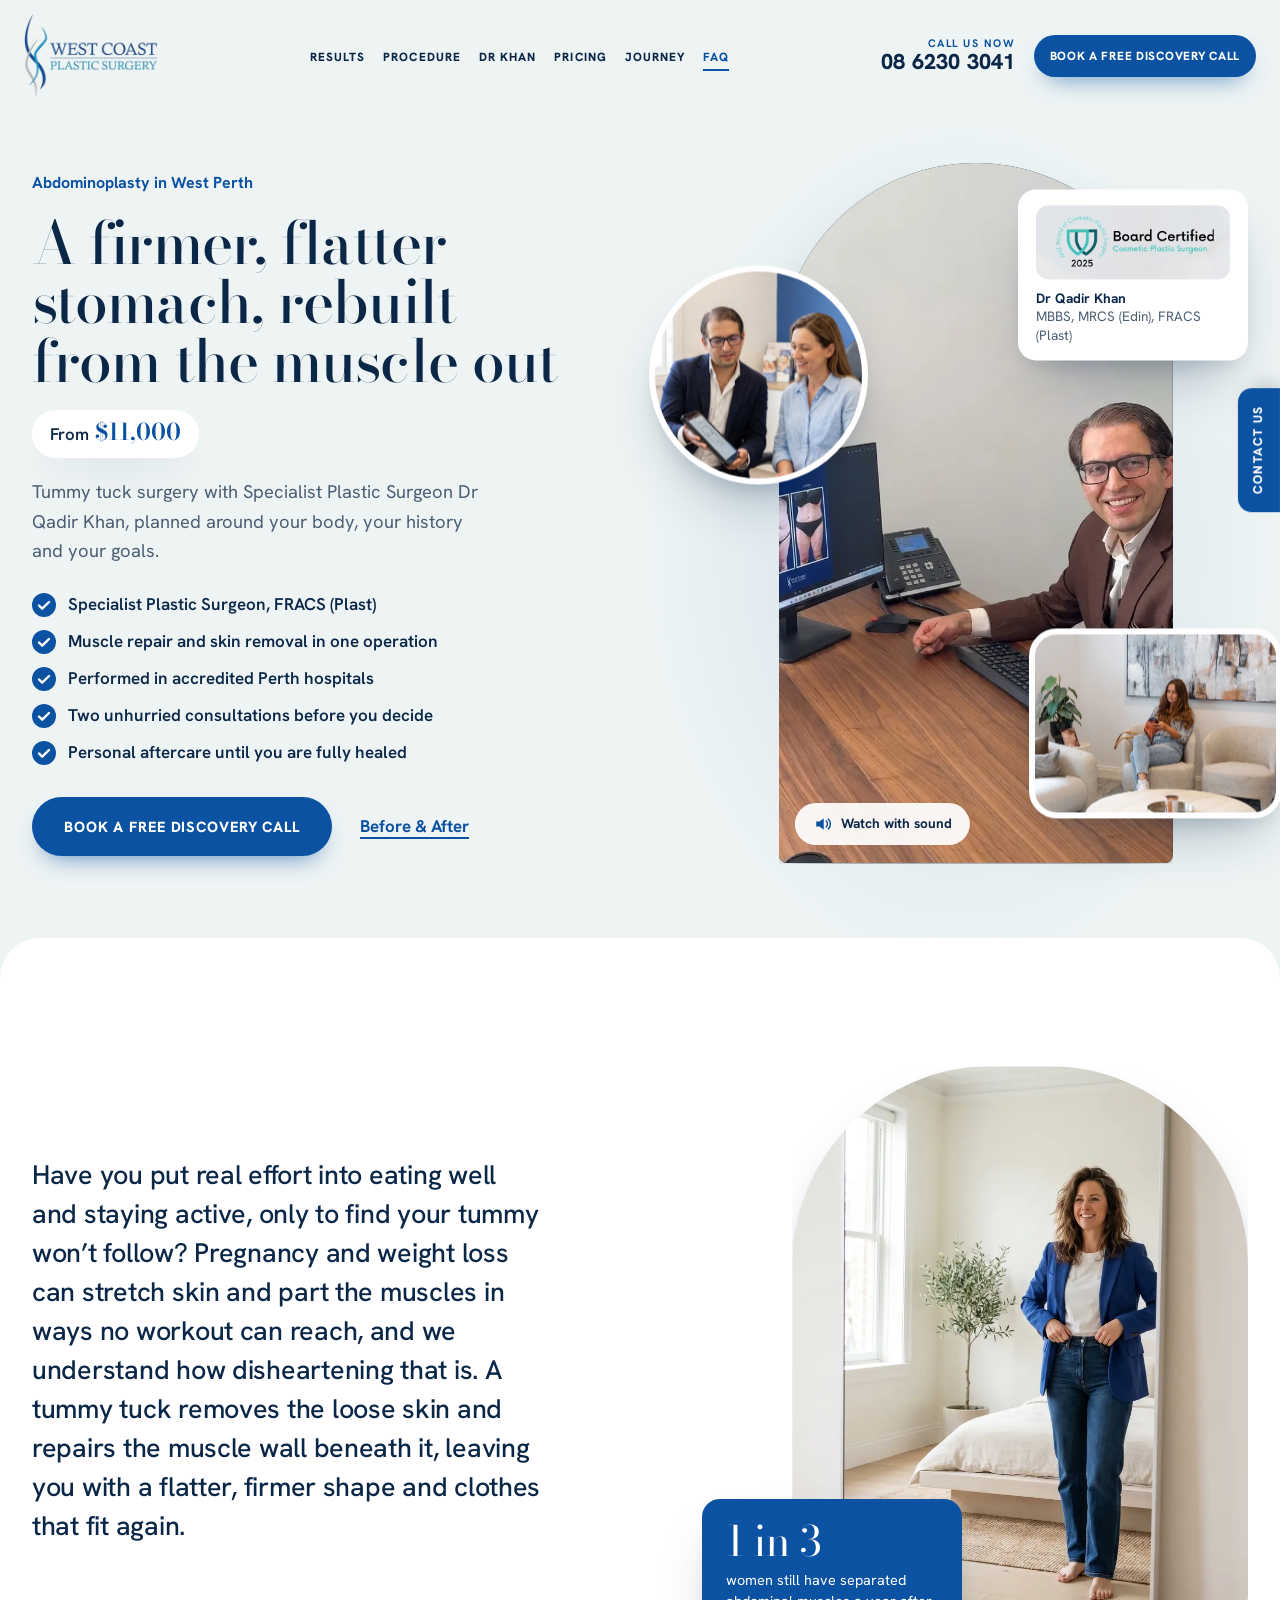
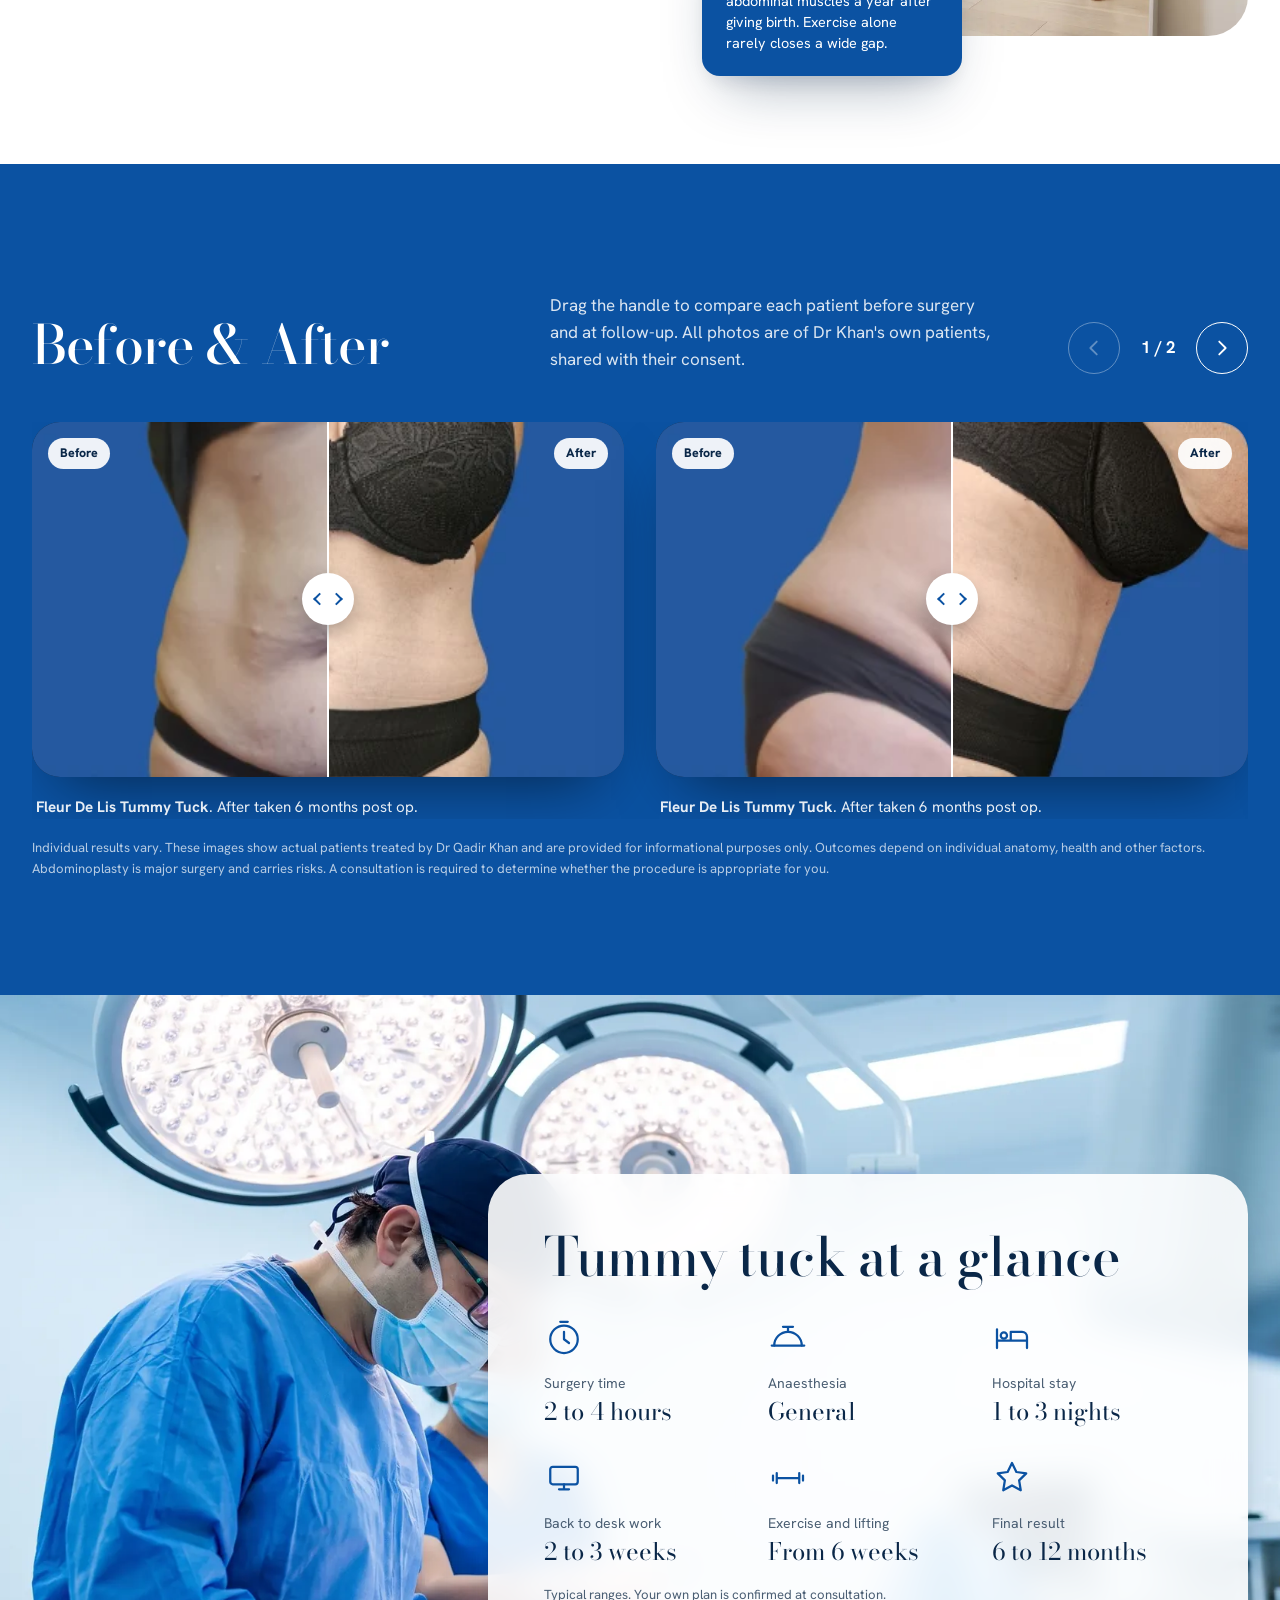
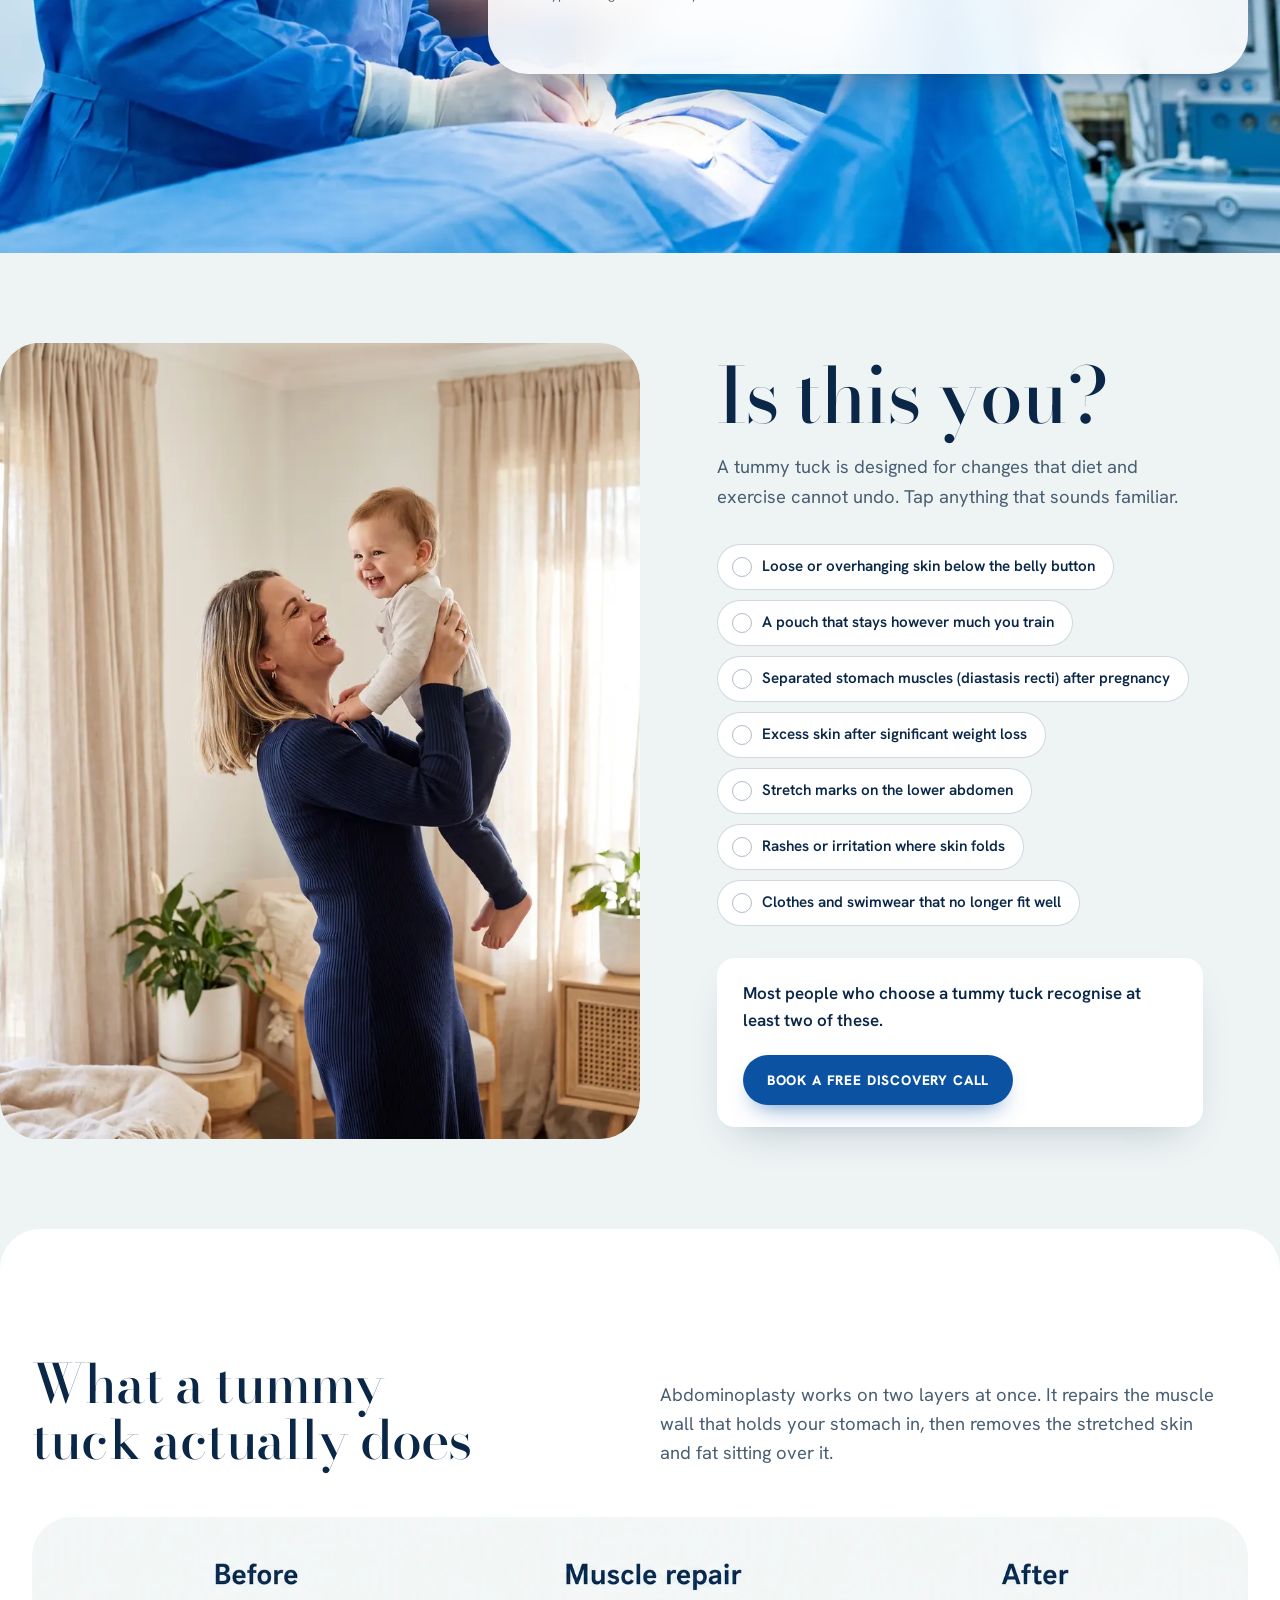
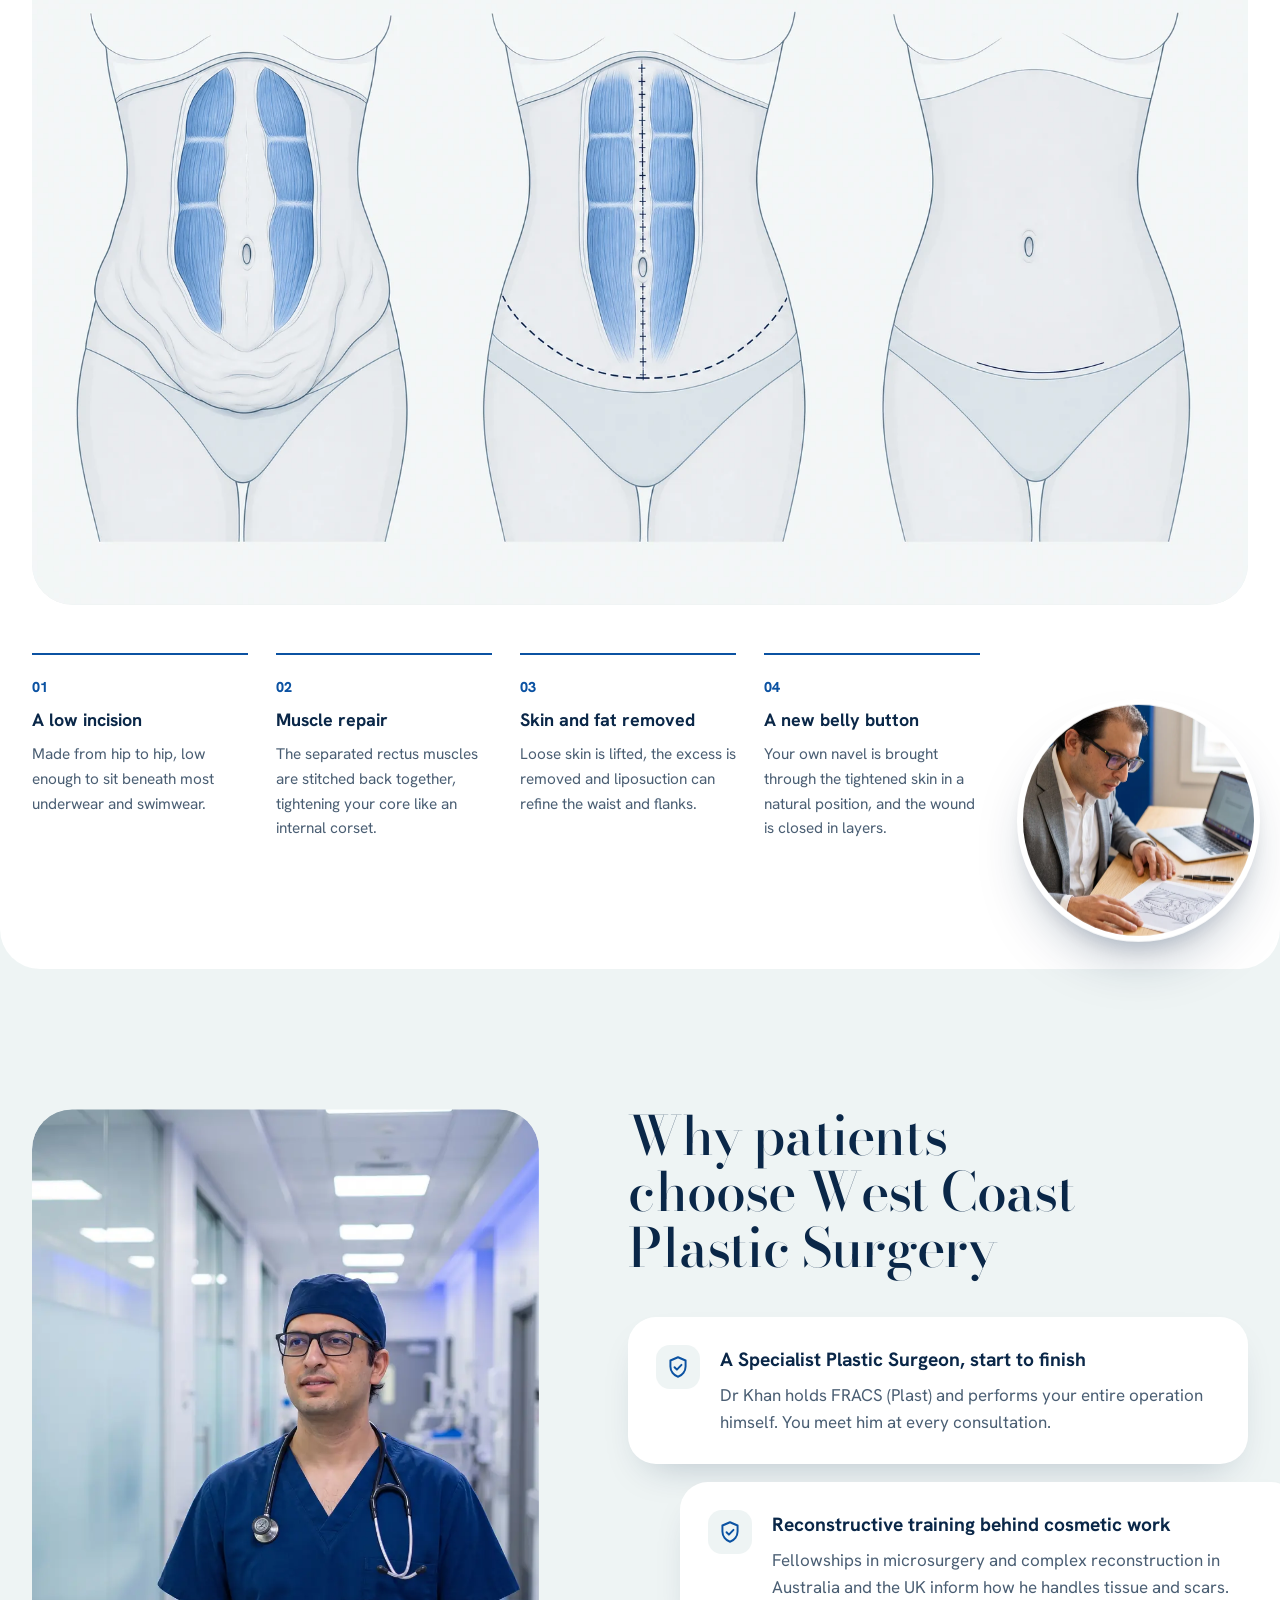
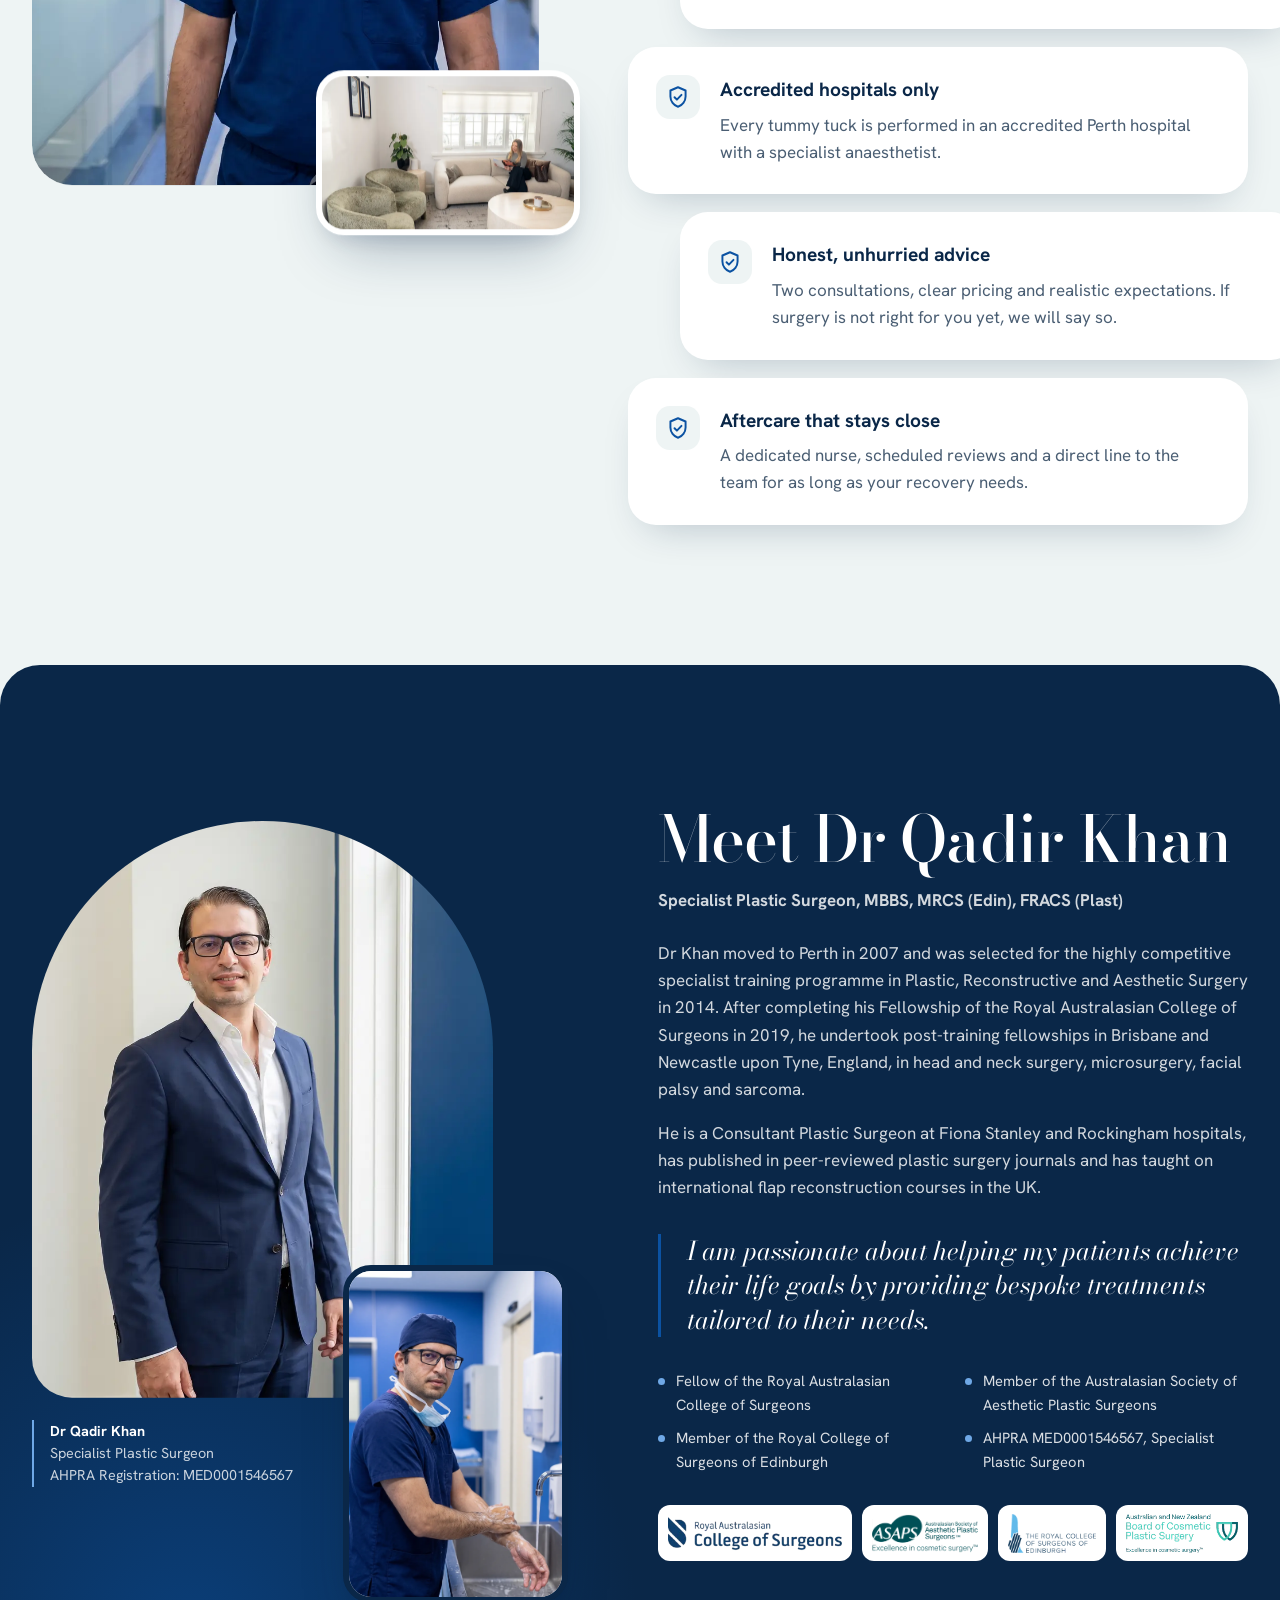
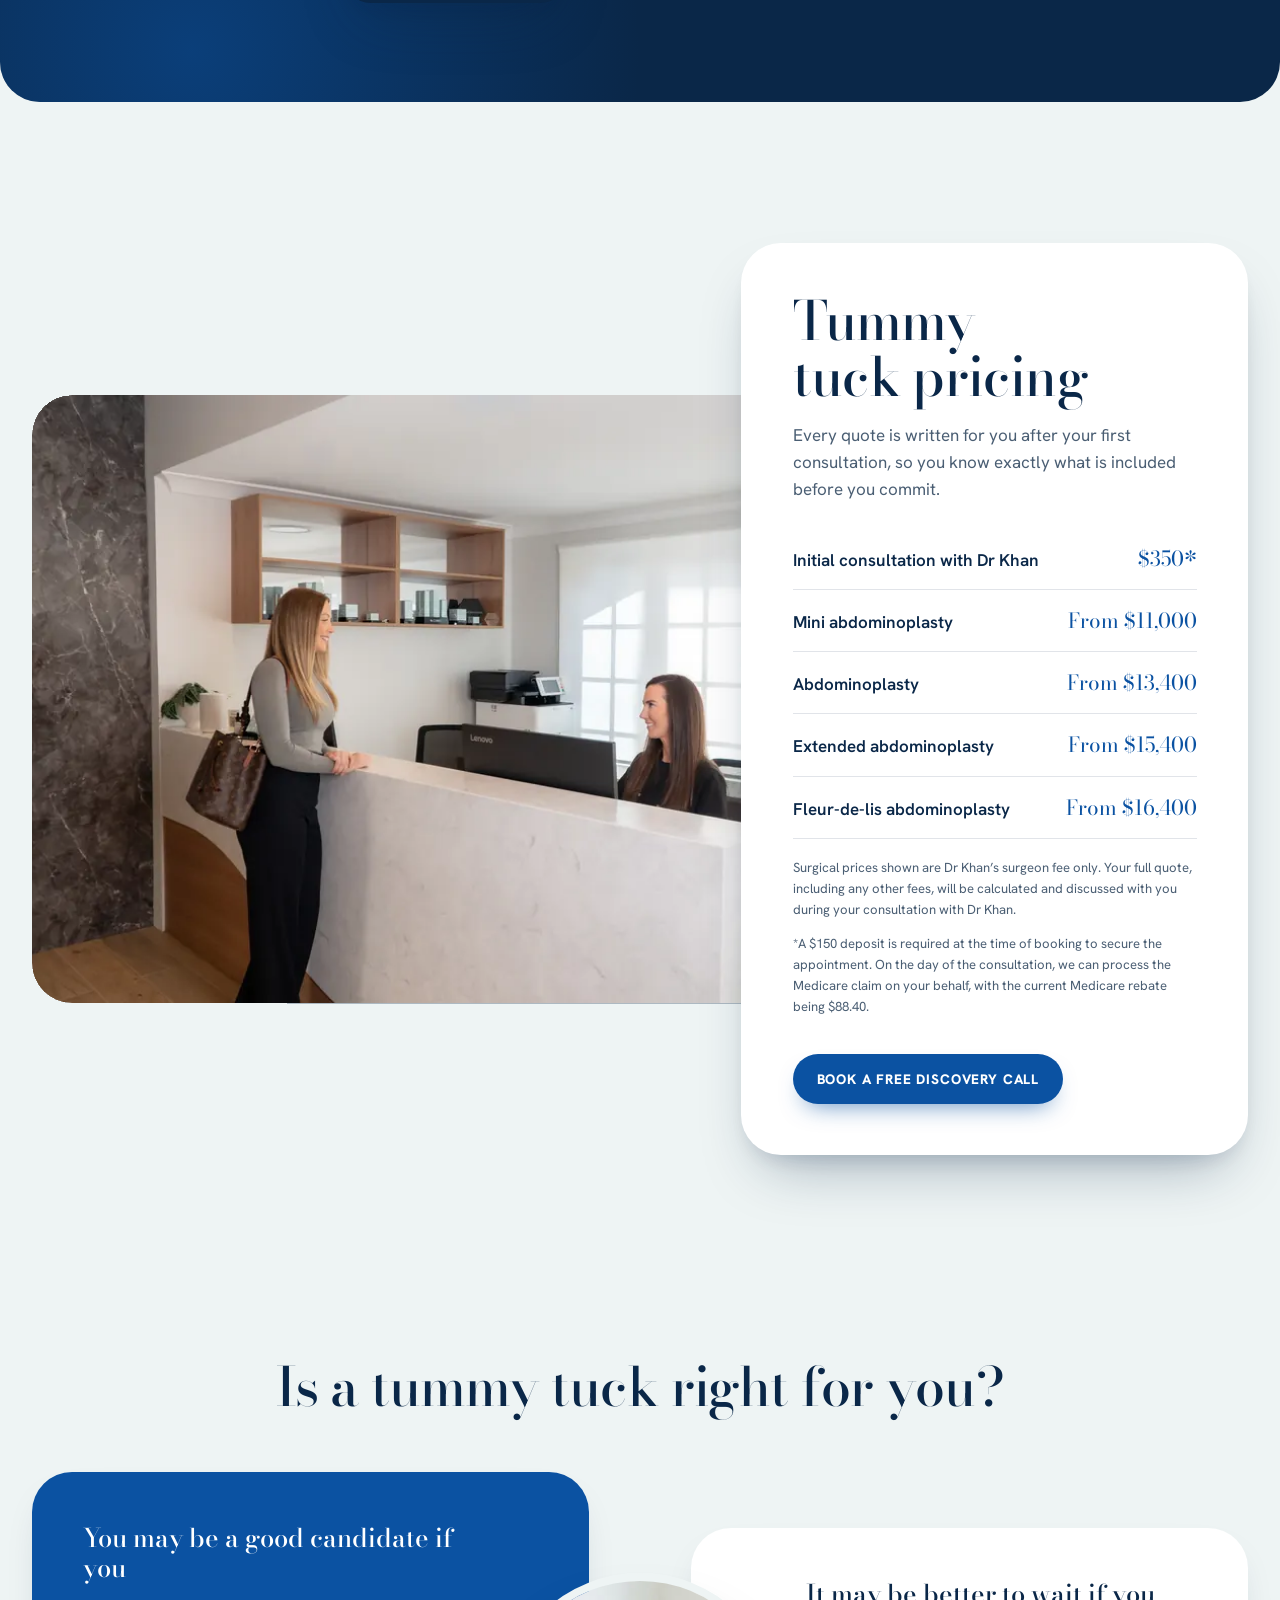
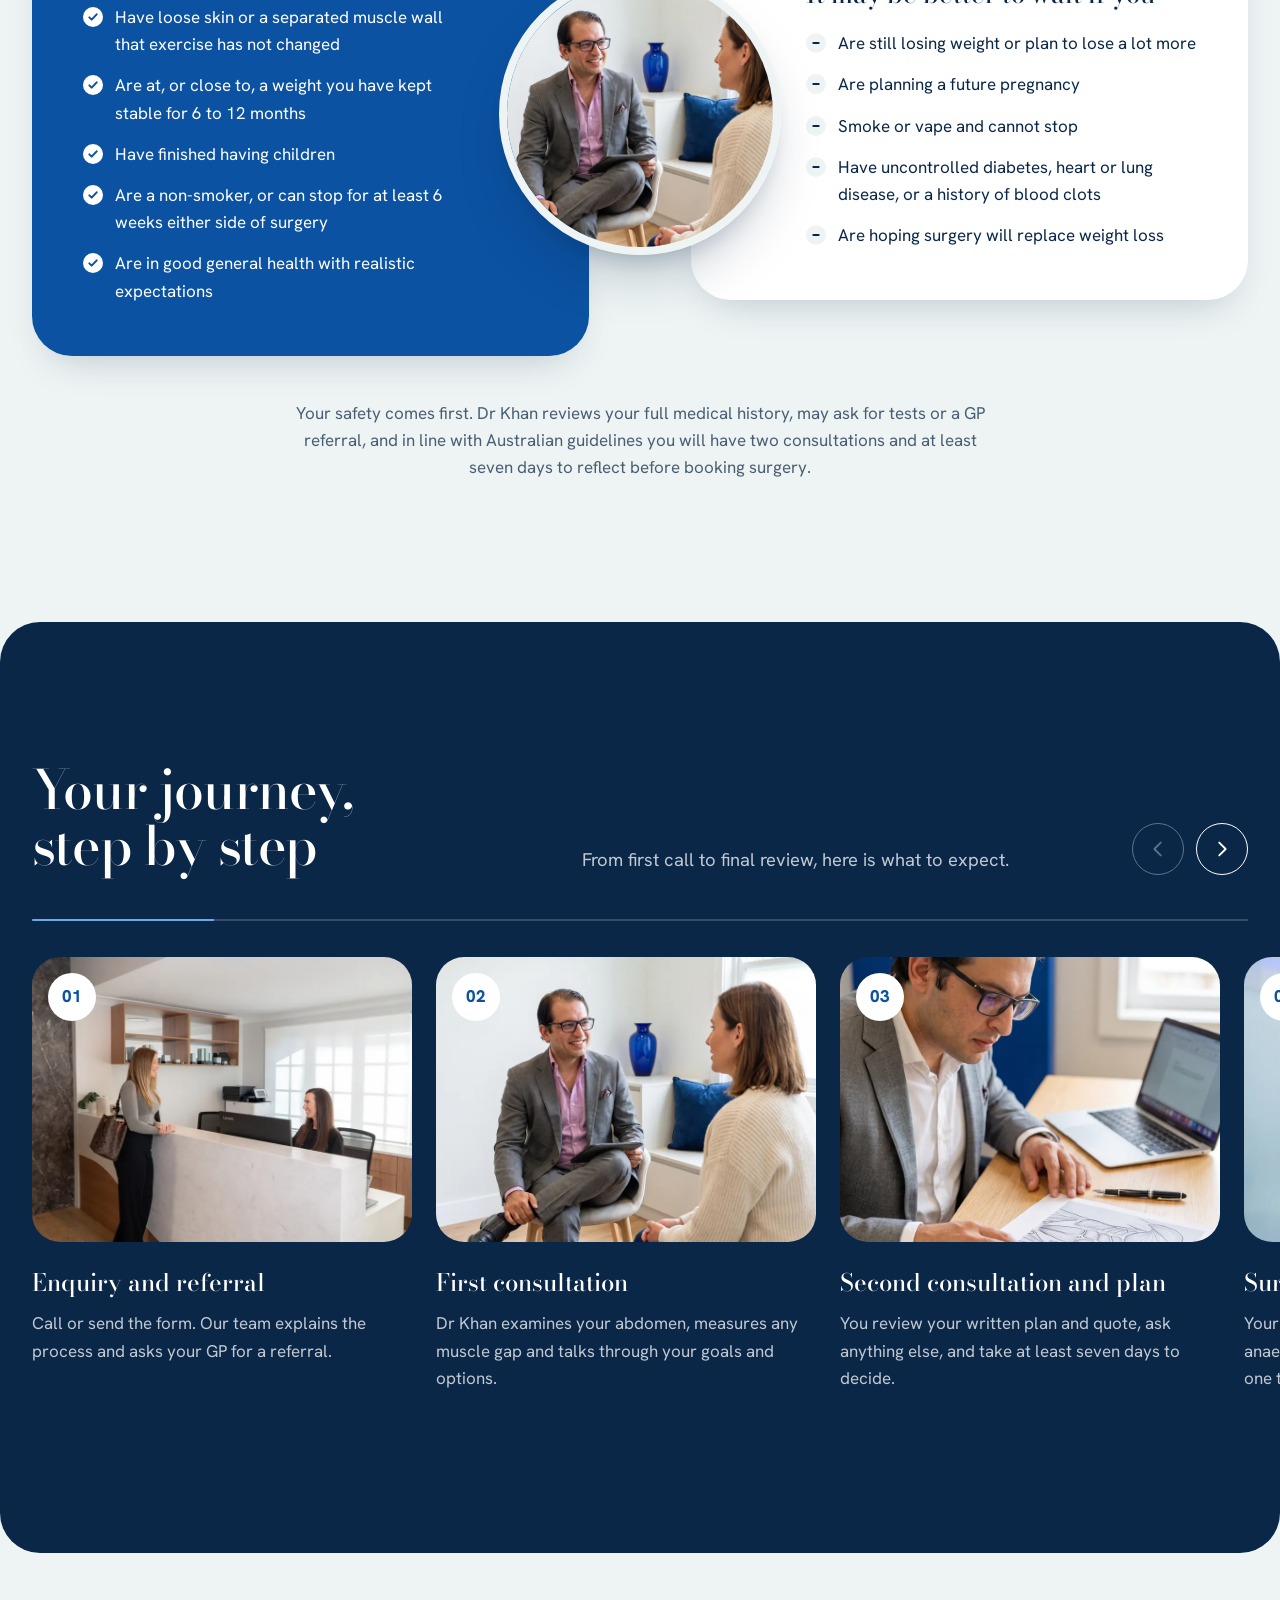
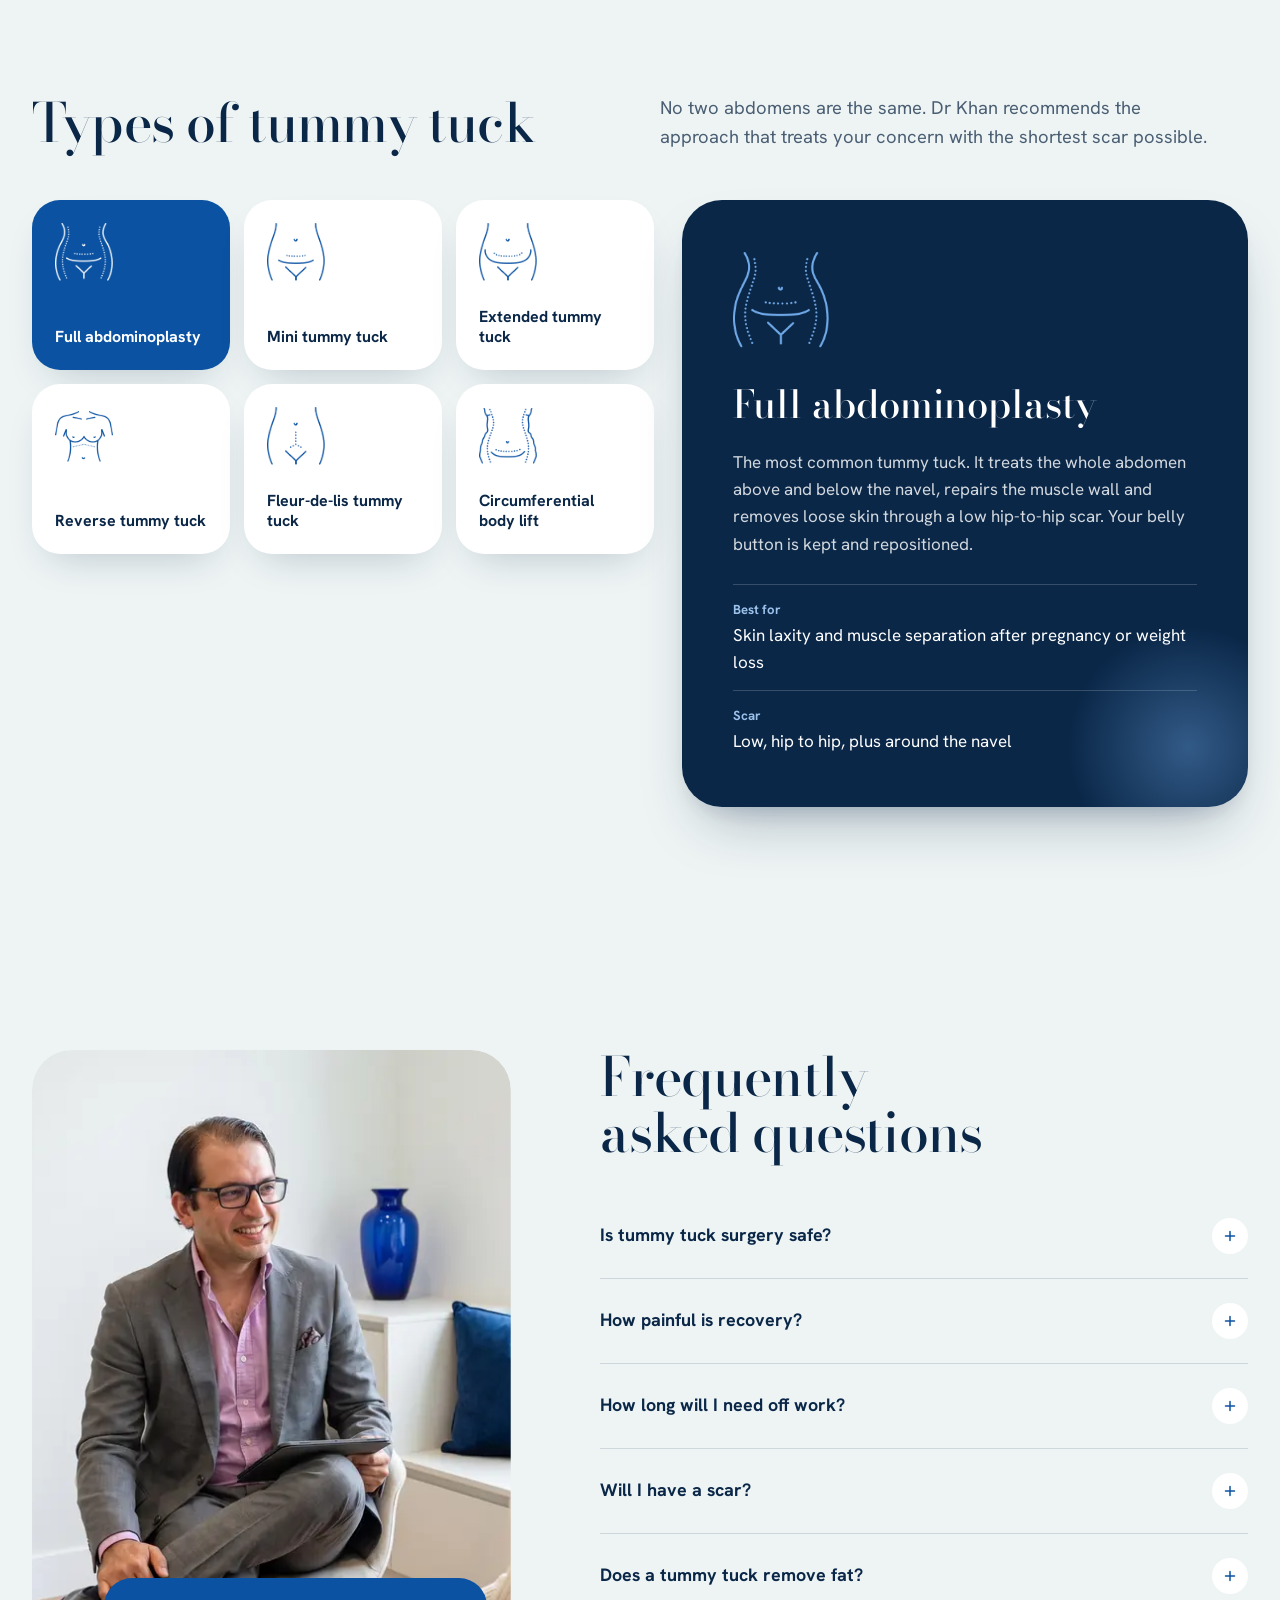
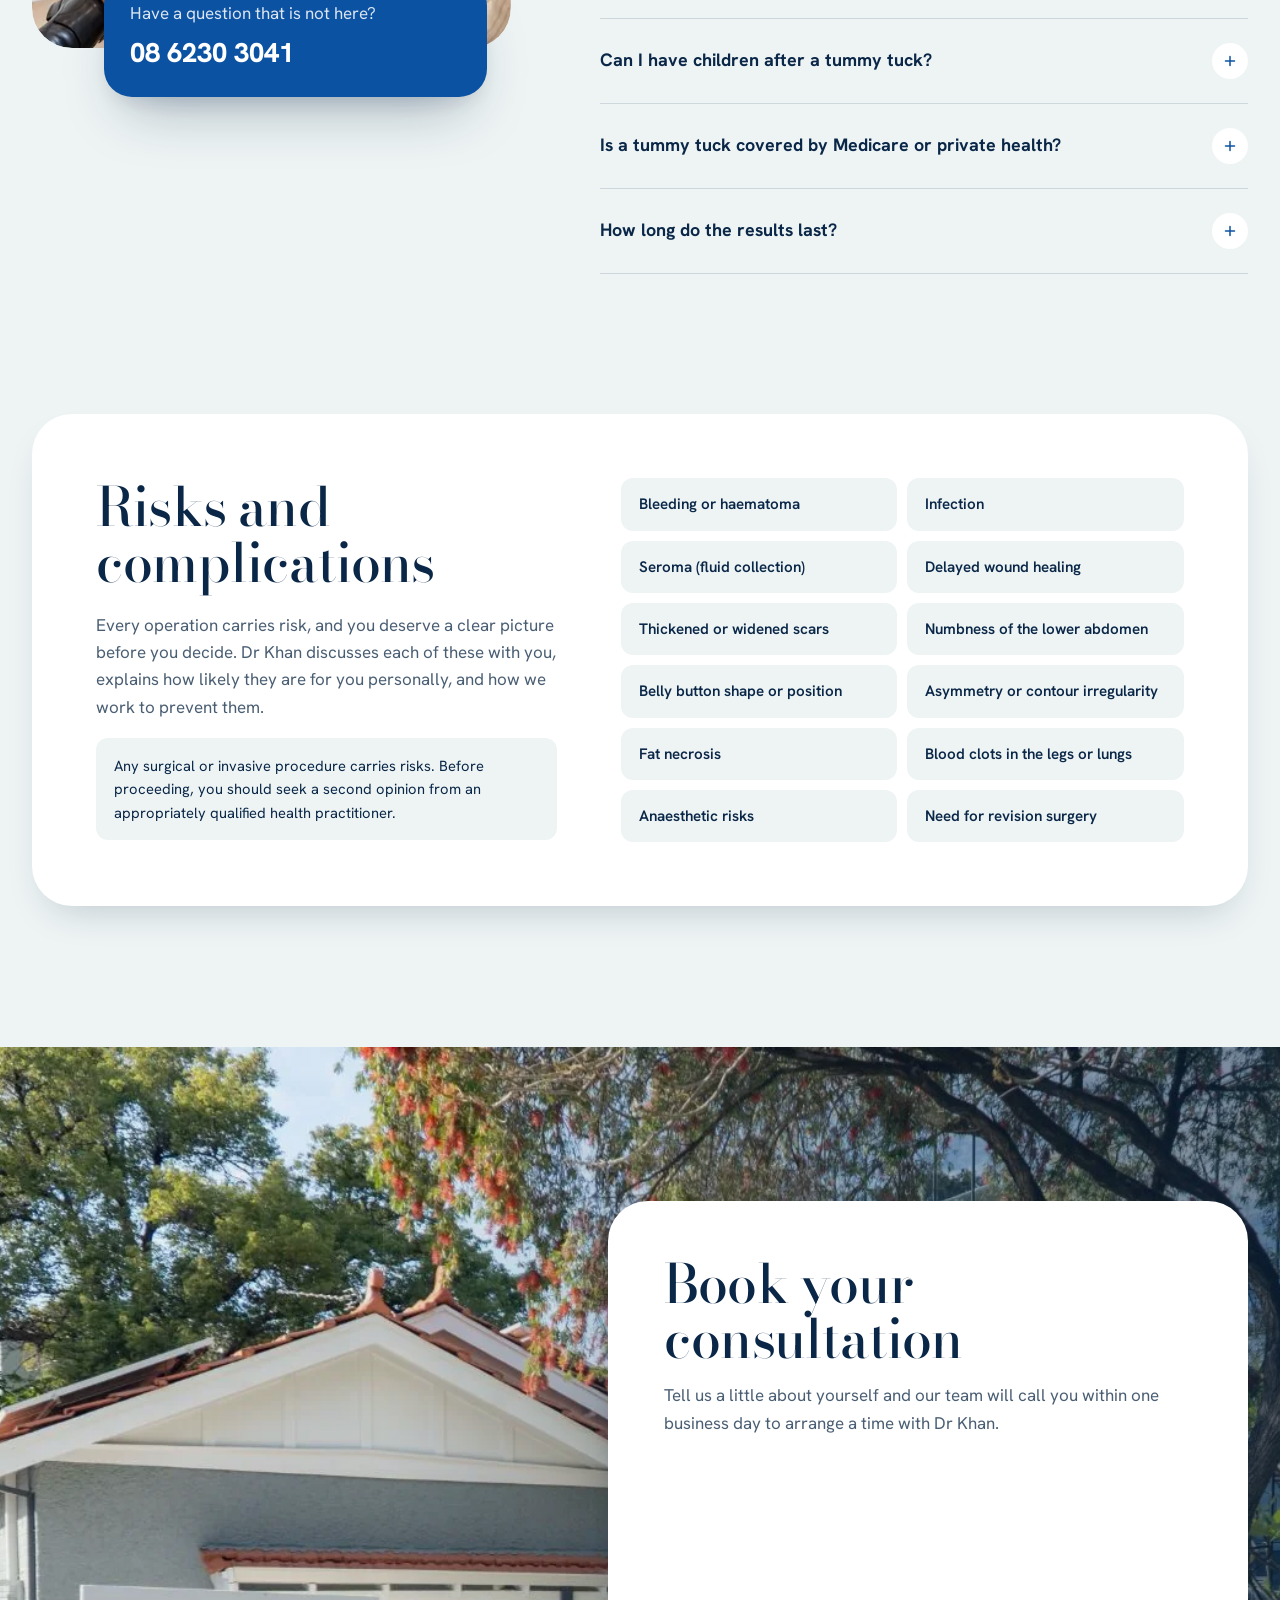
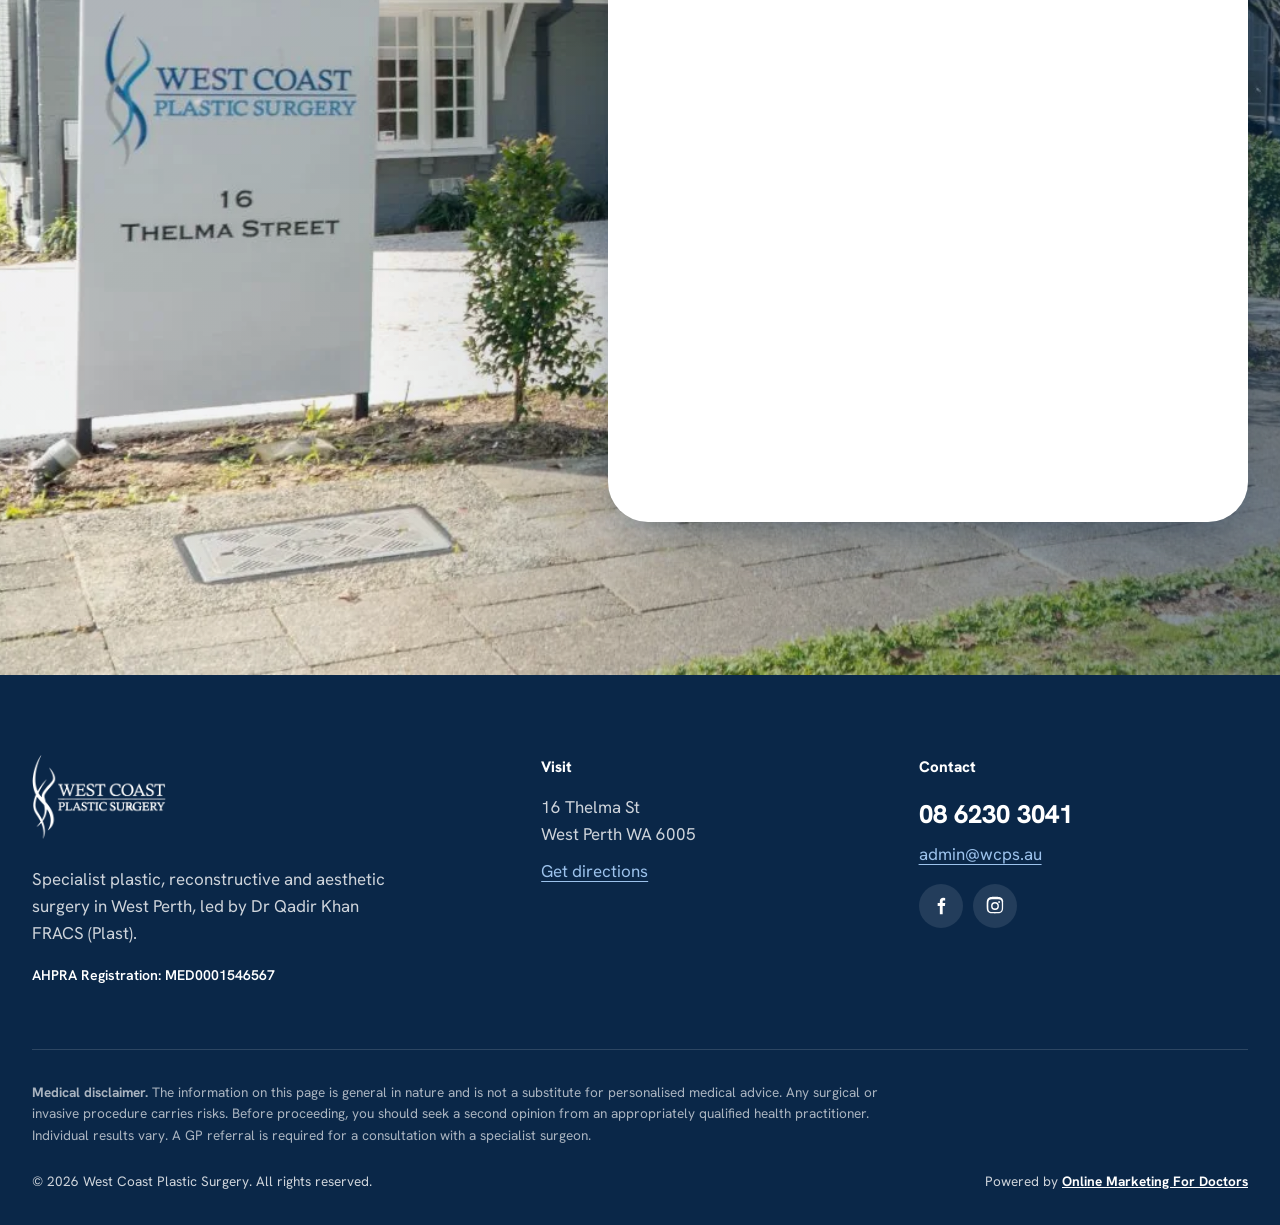
<file: tummy-tuck/index.html>
<!doctype html>
<html lang="en-AU">
<head>
<meta charset="utf-8">
<!-- Google Tag Manager -->
<script>(function(w,d,s,l,i){w[l]=w[l]||[];w[l].push({'gtm.start':
new Date().getTime(),event:'gtm.js'});var f=d.getElementsByTagName(s)[0],
j=d.createElement(s),dl=l!='dataLayer'?'&l='+l:'';j.async=true;j.src=
'https://www.googletagmanager.com/gtm.js?id='+i+dl;f.parentNode.insertBefore(j,f);
})(window,document,'script','dataLayer','GTM-T4TXJT5');</script>
<!-- End Google Tag Manager -->
<meta name="viewport" content="width=device-width, initial-scale=1">
<title>Tummy Tuck Perth | Abdominoplasty with Dr Qadir Khan | West Coast Plastic Surgery</title>
<meta name="description" content="Tummy tuck (abdominoplasty) in Perth with Specialist Plastic Surgeon Dr Qadir Khan FRACS (Plast). Muscle repair, excess skin removal and personal aftercare at West Coast Plastic Surgery, West Perth.">
<meta name="robots" content="noindex, nofollow">
<link rel="icon" type="image/png" href="/tummy-tuck/assets/logos/favicon.png">
<link rel="preconnect" href="https://fonts.googleapis.com">
<link rel="preconnect" href="https://fonts.gstatic.com" crossorigin>
<link href="https://fonts.googleapis.com/css2?family=Bodoni+Moda:ital,opsz,wght@0,6..96,400..700;1,6..96,400..600&family=Hanken+Grotesk:wght@400;500;600;700;800&display=swap" rel="stylesheet">
<link rel="preload" as="image" href="/tummy-tuck/assets/video/hero-poster.webp">
<link rel="stylesheet" href="/tummy-tuck/assets/styles.css?v=19">
<link href="https://fonts.googleapis.com/css2?family=Qwitcher+Grypen:wght@400&display=swap" rel="stylesheet">
<style>
  /* Fixed Contact Us tab: scrolls to the enquiry form. Sits under the header,
     back-to-top button and the discovery call popup. */
  .contact-tab {
    position: fixed; right: 0; top: 50%; z-index: 80;
    transform: translateY(-50%) rotate(180deg); writing-mode: vertical-rl;
    padding: 18px 11px; border-radius: 0 14px 14px 0;
    background: var(--blue); color: #fff; text-decoration: none;
    font-weight: 800; font-size: .78rem; letter-spacing: .1em; text-transform: uppercase;
    box-shadow: -8px 10px 24px -12px rgba(10, 39, 72, .6);
    transition: background-color .2s, padding .2s;
  }
  .contact-tab:hover { background: var(--blue-deep); padding-right: 15px; }
  .contact-tab:focus-visible { outline-color: #fff; outline-offset: -5px; }
  @media (max-width: 720px) { .contact-tab { padding: 14px 9px; font-size: .7rem; } }

  /* Discovery call popup (Calendly inline widget). Above the header, back-to-top and Contact Us tab. */
  .dc-modal { position: fixed; inset: 0; z-index: 10000; display: none; align-items: center; justify-content: center; padding: 24px; }
  .dc-modal.is-open { display: flex; }
  .dc-overlay { position: absolute; inset: 0; background: rgba(0, 0, 0, .8); }
  .dc-panel {
    position: relative; width: min(640px, 100%); max-height: calc(100dvh - 48px); overflow-y: auto;
    -webkit-overflow-scrolling: touch; overscroll-behavior: contain;
    background: #fff; border-radius: 12px; padding: 44px 24px 16px; text-align: center;
    box-shadow: 0 30px 80px -20px rgba(0, 0, 0, .6);
  }
  .dc-title { font-family: "Qwitcher Grypen", cursive; font-size: 80px; font-weight: 400; line-height: .9; color: #000; margin: 0; letter-spacing: 0; }
  .dc-sub { font-family: var(--sans); font-size: 17px; font-weight: 300; color: #000; margin: 10px 0 8px; }
  .dc-calendar { min-width: 320px; height: 700px; }
  .dc-calendar iframe { display: block; }
  .dc-close {
    position: absolute; top: 12px; right: 12px; z-index: 3;
    width: 44px; height: 44px; border: 0; border-radius: 50%; background: #fff;
    display: grid; place-items: center; cursor: pointer;
  }
  .dc-close svg { width: 24px; height: 24px; stroke: #000; stroke-width: 2.2; stroke-linecap: round; fill: none; }
  .dc-close:focus-visible { outline: 2px solid #000; outline-offset: 2px; }
  html.dc-lock, html.dc-lock body { overflow: hidden; }
  @media (max-width: 767px) {
    .dc-modal { padding: 0; align-items: stretch; }
    .dc-overlay { display: none; }
    .dc-panel {
      position: fixed; inset: 0; width: 100%; height: 100vh; height: 100dvh; max-height: none;
      border-radius: 0; box-shadow: none; padding: 64px 0 0;
    }
    .dc-title, .dc-sub { padding: 0 16px; }
    .dc-calendar { min-width: 0; }
    /* Fixed to the screen, so it stays visible above the calendar while it scrolls */
    .dc-close { position: fixed; top: 10px; right: 10px; z-index: 10002; box-shadow: 0 4px 14px rgba(0, 0, 0, .18); }
  }
  /* Longer "Book a Free Discovery Call" label: keep the desktop header on one row */
  @media (min-width: 1025px) and (max-width: 1320px) {
    .header-inner { gap: 18px; }
    .main-nav ul { gap: 18px; }
    .main-nav ul a { font-size: .74rem; }
    .header-cta { padding: 12px 16px; font-size: .74rem; }
  }
  @media (max-width: 400px) {
    .header-mobile-cta { padding: 11px 13px; font-size: .68rem; letter-spacing: .04em; }
  }
</style>
</head>
<body>
<!-- Google Tag Manager (noscript) -->
<noscript><iframe src="https://www.googletagmanager.com/ns.html?id=GTM-T4TXJT5"
height="0" width="0" style="display:none;visibility:hidden"></iframe></noscript>
<!-- End Google Tag Manager (noscript) -->
<div id="top" aria-hidden="true"></div>
<a class="skip" href="#main">Skip to content</a>

<!-- ============ HEADER ============ -->
<header class="site-header">
  <div class="header-inner">
    <a class="brand" href="#top" aria-label="West Coast Plastic Surgery home">
      <img src="/tummy-tuck/assets/logos/wcps-logo-transparent.webp" alt="West Coast Plastic Surgery" width="1200" height="750">
    </a>
    <a class="btn btn-solid header-mobile-cta js-discovery-call" href="https://calendly.com/admin-wcps/discovery-call">Book a Free Discovery Call</a>

    <nav class="main-nav" id="main-nav" aria-label="Page sections">
      <ul>
        <li><a href="#results">Results</a></li>
        <li><a href="#procedure">Procedure</a></li>
        <li><a href="#dr-khan">Dr Khan</a></li>
        <li><a href="#pricing">Pricing</a></li>
        <li><a href="#journey">Journey</a></li>
        <li><a href="#faq">FAQ</a></li>
      </ul>
      <a class="btn btn-solid nav-mobile-cta js-discovery-call" href="https://calendly.com/admin-wcps/discovery-call">Book a Free Discovery Call</a>
      <a class="nav-mobile-phone" href="tel:0862303041">Call 08 6230 3041</a>
    </nav>

    <a class="header-phone" href="tel:0862303041">
      <span class="header-phone-label">CALL US NOW</span>
      <span class="header-phone-number">08 6230 3041</span>
    </a>
    <a class="btn btn-solid header-cta js-discovery-call" href="https://calendly.com/admin-wcps/discovery-call">Book a Free Discovery Call</a>

    <div class="header-mobile-actions">
      <a class="icon-btn" href="tel:0862303041" aria-label="Call 08 6230 3041">
        <svg viewBox="0 0 24 24" aria-hidden="true"><path d="M6.6 10.8a15.1 15.1 0 0 0 6.6 6.6l2.2-2.2a1 1 0 0 1 1-.25 11.4 11.4 0 0 0 3.6.57 1 1 0 0 1 1 1V20a1 1 0 0 1-1 1A17 17 0 0 1 3 4a1 1 0 0 1 1-1h3.5a1 1 0 0 1 1 1c0 1.25.2 2.45.57 3.57a1 1 0 0 1-.25 1z"/></svg>
      </a>
      <button class="icon-btn menu-toggle" aria-expanded="false" aria-controls="main-nav" aria-label="Open menu">
        <span></span><span></span><span></span>
      </button>
    </div>
  </div>
</header>

<main id="main">

<!-- ============ HERO ============ -->
<section class="hero" aria-labelledby="hero-title">
  <div class="hero-grid wrap">
    <div class="hero-copy">
      <p class="hero-kicker">Abdominoplasty in West Perth</p>
      <h1 id="hero-title" class="display">A firmer, flatter stomach, rebuilt from the muscle out</h1>
      <p class="hero-price">From <strong>$11,000</strong></p>
      <p class="hero-sub">Tummy tuck surgery with Specialist Plastic Surgeon Dr Qadir Khan, planned around your body, your history and your goals.</p>
      <ul class="hero-points">
        <li>Specialist Plastic Surgeon, FRACS (Plast)</li>
        <li>Muscle repair and skin removal in one operation</li>
        <li>Performed in accredited Perth hospitals</li>
        <li>Two unhurried consultations before you decide</li>
        <li>Personal aftercare until you are fully healed</li>
      </ul>
      <div class="hero-actions">
        <a class="btn btn-solid btn-lg js-discovery-call" href="https://calendly.com/admin-wcps/discovery-call">Book a Free Discovery Call</a>
        <a class="text-link" href="#results">Before &amp; After</a>
      </div>
    </div>

    <div class="hero-media">
      <div class="hero-video-frame">
        <video id="hero-video" class="hero-video" autoplay muted loop playsinline preload="metadata"
               poster="/tummy-tuck/assets/video/hero-poster.webp"
               aria-label="Dr Qadir Khan explains tummy tuck surgery">
          <source src="/tummy-tuck/assets/video/hero.mp4" type="video/mp4">
        </video>
        <button class="sound-toggle" id="sound-toggle" aria-haspopup="dialog" aria-controls="video-lightbox">
          <svg viewBox="0 0 24 24" aria-hidden="true"><path d="M4 9v6h4l5 4V5L8 9H4z"/><path class="wave" d="M16 8.5a5 5 0 0 1 0 7M18.5 6a8.5 8.5 0 0 1 0 12" fill="none" stroke="currentColor" stroke-width="1.8" stroke-linecap="round"/></svg>
          <span>Watch with sound</span>
        </button>
      </div>
      <figure class="sat sat-hero-a" data-parallax="-0.06">
        <img src="/tummy-tuck/assets/img/dr-khan-consulting-patient-sm.webp" alt="Dr Khan talking a patient through her treatment plan on a tablet" width="900" height="900">
      </figure>
      <figure class="sat sat-hero-b" data-parallax="0.05">
        <img src="/tummy-tuck/assets/img/clinic-lounge-armchair-sm.webp" alt="A patient relaxing with a magazine in the waiting lounge at West Coast Plastic Surgery" width="900" height="675">
      </figure>
      <div class="hero-badge" data-parallax="0.09">
        <img src="/tummy-tuck/assets/logos/board-certified.webp" alt="Board certified cosmetic plastic surgeon" width="562" height="214">
        <p><strong>Dr Qadir Khan</strong><br>MBBS, MRCS (Edin), FRACS (Plast)</p>
      </div>
    </div>
  </div>
</section>

<!-- ============ INTRO ============ -->
<section class="intro" aria-label="Introduction">
  <div class="wrap intro-grid">
    <p class="intro-text reveal">Have you put real effort into eating well and staying active, only to find your tummy won’t follow? Pregnancy and weight loss can stretch skin and part the muscles in ways no workout can reach, and we understand how disheartening that is. A tummy tuck removes the loose skin and repairs the muscle wall beneath it, leaving you with a flatter, firmer shape and clothes that fit again.</p>
    <div class="intro-visual">
      <figure class="intro-img reveal-img">
        <img src="/tummy-tuck/assets/img/wardrobe-confidence-sm.webp" alt="A woman smiling in the mirror as she dresses in jeans and a blue blazer" width="900" height="1117" loading="lazy">
      </figure>
      <aside class="intro-card">
        <p class="intro-card-num">1 in 3</p>
        <p>women still have separated abdominal muscles a year after giving birth. Exercise alone rarely closes a wide gap.</p>
      </aside>
    </div>
  </div>
</section>

<!-- ============ BEFORE & AFTER ============ -->
<section class="ba" id="results" aria-labelledby="ba-title">
  <div class="wrap">
    <div class="ba-head">
      <h2 id="ba-title" class="display">Before &amp; After</h2>
      <p>Drag the handle to compare each patient before surgery and at follow-up. All photos are of Dr Khan's own patients, shared with their consent.</p>
      <div class="ba-nav">
        <button class="round-btn" data-ba="prev" aria-label="Previous patients"><svg viewBox="0 0 24 24" aria-hidden="true"><path d="M15 5l-7 7 7 7"/></svg></button>
        <span class="ba-count" aria-live="polite"><span id="ba-page">1</span> / <span id="ba-pages">2</span></span>
        <button class="round-btn" data-ba="next" aria-label="Next patients"><svg viewBox="0 0 24 24" aria-hidden="true"><path d="M9 5l7 7-7 7"/></svg></button>
      </div>
    </div>

    <div class="ba-track" id="ba-track">
      <article class="ba-case">
        <div class="ba-compare" style="--pos:50%">
          <div class="ba-layer ba-before"><img src="/tummy-tuck/assets/img/ba/fdl-front-before-v2.webp" alt="Before fleur-de-lis tummy tuck, front view" width="400" height="240" loading="lazy"></div>
          <div class="ba-layer ba-after"><img src="/tummy-tuck/assets/img/ba/fdl-front-after-v2.webp" alt="6 months after fleur-de-lis tummy tuck, front view" width="400" height="240" loading="lazy"></div>
          <span class="ba-tag ba-tag-l">Before</span><span class="ba-tag ba-tag-r">After</span>
          <div class="ba-handle" aria-hidden="true"><span></span></div>
          <input class="ba-range" type="range" min="0" max="100" value="50" aria-label="Compare before and after, fleur-de-lis tummy tuck, front view">
        </div>
        <p class="ba-caption"><strong>Fleur De Lis Tummy Tuck</strong>. After taken 6 months post op.</p>
      </article>
      <article class="ba-case">
        <div class="ba-compare" style="--pos:50%">
          <div class="ba-layer ba-before"><img src="/tummy-tuck/assets/img/ba/fdl-side-left-before-v2.webp" alt="Before fleur-de-lis tummy tuck, side view" width="400" height="240" loading="lazy"></div>
          <div class="ba-layer ba-after"><img src="/tummy-tuck/assets/img/ba/fdl-side-left-after-v2.webp" alt="6 months after fleur-de-lis tummy tuck, side view" width="400" height="240" loading="lazy"></div>
          <span class="ba-tag ba-tag-l">Before</span><span class="ba-tag ba-tag-r">After</span>
          <div class="ba-handle" aria-hidden="true"><span></span></div>
          <input class="ba-range" type="range" min="0" max="100" value="50" aria-label="Compare before and after, fleur-de-lis tummy tuck, side view">
        </div>
        <p class="ba-caption"><strong>Fleur De Lis Tummy Tuck</strong>. After taken 6 months post op.</p>
      </article>
      <article class="ba-case">
        <div class="ba-compare" style="--pos:50%">
          <div class="ba-layer ba-before"><img src="/tummy-tuck/assets/img/ba/fdl-side-right-before-v2.webp" alt="Before fleur-de-lis tummy tuck, side view, other side" width="400" height="240" loading="lazy"></div>
          <div class="ba-layer ba-after"><img src="/tummy-tuck/assets/img/ba/fdl-side-right-after-v2.webp" alt="6 months after fleur-de-lis tummy tuck, side view, other side" width="400" height="240" loading="lazy"></div>
          <span class="ba-tag ba-tag-l">Before</span><span class="ba-tag ba-tag-r">After</span>
          <div class="ba-handle" aria-hidden="true"><span></span></div>
          <input class="ba-range" type="range" min="0" max="100" value="50" aria-label="Compare before and after, fleur-de-lis tummy tuck, side view, other side">
        </div>
        <p class="ba-caption"><strong>Fleur De Lis Tummy Tuck</strong>. After taken 6 months post op.</p>
      </article>
    </div>
    <p class="fine-print">Individual results vary. These images show actual patients treated by Dr Qadir Khan and are provided for informational purposes only. Outcomes depend on individual anatomy, health and other factors. Abdominoplasty is major surgery and carries risks. A consultation is required to determine whether the procedure is appropriate for you.</p>
  </div>
</section>

<!-- ============ AT A GLANCE ============ -->
<section class="glance" aria-labelledby="glance-title">
  <div class="glance-bg" aria-hidden="true">
    <img src="/tummy-tuck/assets/img/dr-khan-surgery.webp" srcset="/tummy-tuck/assets/img/dr-khan-surgery-sm.webp 900w, /tummy-tuck/assets/img/dr-khan-surgery.webp 2000w" sizes="100vw" alt="" width="2000" height="1116" loading="lazy">
  </div>
  <div class="wrap">
    <div class="glance-card">
      <h2 id="glance-title" class="display">Tummy tuck at a glance</h2>
      <ul class="glance-list">
        <li>
          <svg viewBox="0 0 32 32" aria-hidden="true"><circle cx="16" cy="17" r="11"/><path d="M16 11v6l4 3M13 3h6"/></svg>
          <span class="g-label">Surgery time</span><span class="g-value">2 to 4 hours</span>
        </li>
        <li>
          <svg viewBox="0 0 32 32" aria-hidden="true"><path d="M5 22c0-6 5-11 11-11s11 5 11 11"/><path d="M3 22h26M16 11V7M12 7h8"/></svg>
          <span class="g-label">Anaesthesia</span><span class="g-value">General</span>
        </li>
        <li>
          <svg viewBox="0 0 32 32" aria-hidden="true"><path d="M4 24V9M4 18h24v6M28 18v-3a4 4 0 0 0-4-4h-9v7"/><circle cx="9.5" cy="14" r="2.5"/></svg>
          <span class="g-label">Hospital stay</span><span class="g-value">1 to 3 nights</span>
        </li>
        <li>
          <svg viewBox="0 0 32 32" aria-hidden="true"><rect x="5" y="7" width="22" height="14" rx="2"/><path d="M12 25h8M16 21v4"/></svg>
          <span class="g-label">Back to desk work</span><span class="g-value">2 to 3 weeks</span>
        </li>
        <li>
          <svg viewBox="0 0 32 32" aria-hidden="true"><path d="M7 12v8M25 12v8M4 14v4M28 14v4M7 16h18"/></svg>
          <span class="g-label">Exercise and lifting</span><span class="g-value">From 6 weeks</span>
        </li>
        <li>
          <svg viewBox="0 0 32 32" aria-hidden="true"><path d="M16 4l3.5 7.2 7.9 1.1-5.7 5.6 1.3 7.9L16 22l-7 3.8 1.3-7.9-5.7-5.6 7.9-1.1z"/></svg>
          <span class="g-label">Final result</span><span class="g-value">6 to 12 months</span>
        </li>
      </ul>
      <p class="fine-print">Typical ranges. Your own plan is confirmed at consultation.</p>
    </div>
  </div>
</section>

<!-- ============ IS THIS YOU ============ -->
<section class="concerns" aria-labelledby="concerns-title">
  <div class="concerns-grid">
    <figure class="concerns-img reveal-img">
      <img src="/tummy-tuck/assets/img/mother-and-child.webp" srcset="/tummy-tuck/assets/img/mother-and-child-sm.webp 900w, /tummy-tuck/assets/img/mother-and-child.webp 1800w" sizes="(max-width: 900px) 100vw, 50vw" alt="A mother laughing as she lifts her toddler at home" width="1800" height="2234" loading="lazy">
    </figure>
    <div class="concerns-copy">
      <h2 id="concerns-title" class="display">Is this you?</h2>
      <p class="lede">A tummy tuck is designed for changes that diet and exercise cannot undo. Tap anything that sounds familiar.</p>
      <ul class="concern-list" role="list">
        <li><button class="concern" aria-pressed="false">Loose or overhanging skin below the belly button</button></li>
        <li><button class="concern" aria-pressed="false">A pouch that stays however much you train</button></li>
        <li><button class="concern" aria-pressed="false">Separated stomach muscles (diastasis recti) after pregnancy</button></li>
        <li><button class="concern" aria-pressed="false">Excess skin after significant weight loss</button></li>
        <li><button class="concern" aria-pressed="false">Stretch marks on the lower abdomen</button></li>
        <li><button class="concern" aria-pressed="false">Rashes or irritation where skin folds</button></li>
        <li><button class="concern" aria-pressed="false">Clothes and swimwear that no longer fit well</button></li>
      </ul>
      <div class="concern-result" aria-live="polite">
        <p id="concern-msg">Most people who choose a tummy tuck recognise at least two of these.</p>
        <a class="btn btn-solid js-discovery-call" href="https://calendly.com/admin-wcps/discovery-call">Book a Free Discovery Call</a>
      </div>
    </div>
  </div>
</section>

<!-- ============ WHAT IT DOES ============ -->
<section class="procedure" id="procedure" aria-labelledby="proc-title">
  <div class="wrap">
    <div class="proc-head">
      <h2 id="proc-title" class="display">What a tummy tuck actually does</h2>
      <p class="lede">Abdominoplasty works on two layers at once. It repairs the muscle wall that holds your stomach in, then removes the stretched skin and fat sitting over it.</p>
    </div>
    <figure class="diagram reveal-img">
      <img src="/tummy-tuck/assets/img/tummy-tuck-diagram.webp" srcset="/tummy-tuck/assets/img/tummy-tuck-diagram-sm.webp 900w, /tummy-tuck/assets/img/tummy-tuck-diagram.webp 1800w" sizes="(max-width: 1100px) 100vw, 1100px" alt="Diagram in three panels: separated abdominal muscles and loose skin before surgery, the muscles stitched together with excess skin marked for removal, and the flatter result with a low scar" width="1800" height="1018" loading="lazy">
    </figure>
    <ol class="proc-steps">
      <li>
        <h3>A low incision</h3>
        <p>Made from hip to hip, low enough to sit beneath most underwear and swimwear.</p>
      </li>
      <li>
        <h3>Muscle repair</h3>
        <p>The separated rectus muscles are stitched back together, tightening your core like an internal corset.</p>
      </li>
      <li>
        <h3>Skin and fat removed</h3>
        <p>Loose skin is lifted, the excess is removed and liposuction can refine the waist and flanks.</p>
      </li>
      <li>
        <h3>A new belly button</h3>
        <p>Your own navel is brought through the tightened skin in a natural position, and the wound is closed in layers.</p>
      </li>
    </ol>
    <figure class="sat sat-proc" data-parallax="-0.05">
      <img src="/tummy-tuck/assets/img/dr-khan-planning-sm.webp" alt="Dr Khan reviewing an anatomical drawing of the abdominal muscles" width="900" height="900" loading="lazy">
    </figure>
  </div>
</section>

<!-- ============ WHY CHOOSE US ============ -->
<section class="why" aria-labelledby="why-title">
  <div class="why-grid wrap">
    <div class="why-visual">
      <figure class="why-main reveal-img">
        <img src="/tummy-tuck/assets/img/dr-khan-hospital.webp" srcset="/tummy-tuck/assets/img/dr-khan-hospital-sm.webp 900w, /tummy-tuck/assets/img/dr-khan-hospital.webp 1792w" sizes="(max-width: 900px) 100vw, 45vw" alt="Dr Khan in surgical scrubs in a hospital corridor" width="1792" height="2400" loading="lazy">
      </figure>
      <figure class="sat sat-why" data-parallax="0.06">
        <img src="/tummy-tuck/assets/img/clinic-waiting-room-sm.webp" alt="The waiting room at West Coast Plastic Surgery in West Perth" width="900" height="600" loading="lazy">
      </figure>
    </div>
    <div class="why-copy">
      <h2 id="why-title" class="display">Why patients choose West Coast Plastic Surgery</h2>
      <ul class="why-list">
        <li>
          <h3>A Specialist Plastic Surgeon, start to finish</h3>
          <p>Dr Khan holds FRACS (Plast) and performs your entire operation himself. You meet him at every consultation.</p>
        </li>
        <li>
          <h3>Reconstructive training behind cosmetic work</h3>
          <p>Fellowships in microsurgery and complex reconstruction in Australia and the UK inform how he handles tissue and scars.</p>
        </li>
        <li>
          <h3>Accredited hospitals only</h3>
          <p>Every tummy tuck is performed in an accredited Perth hospital with a specialist anaesthetist.</p>
        </li>
        <li>
          <h3>Honest, unhurried advice</h3>
          <p>Two consultations, clear pricing and realistic expectations. If surgery is not right for you yet, we will say so.</p>
        </li>
        <li>
          <h3>Aftercare that stays close</h3>
          <p>A dedicated nurse, scheduled reviews and a direct line to the team for as long as your recovery needs.</p>
        </li>
      </ul>
    </div>
  </div>
</section>

<!-- ============ MEET DR KHAN ============ -->
<section class="doctor" id="dr-khan" aria-labelledby="doc-title">
  <div class="wrap doctor-grid">
    <div class="doctor-visual">
      <figure class="doctor-main reveal-img">
        <img src="/tummy-tuck/assets/img/dr-khan-editorial.webp" srcset="/tummy-tuck/assets/img/dr-khan-editorial-sm.webp 900w, /tummy-tuck/assets/img/dr-khan-editorial.webp 1800w" sizes="(max-width: 900px) 90vw, 40vw" alt="Portrait of Dr Qadir Khan in a navy suit" width="1800" height="2234" loading="lazy">
      </figure>
      <p class="doctor-ahpra"><strong>Dr Qadir Khan</strong><br>Specialist Plastic Surgeon<br>AHPRA Registration: MED0001546567</p>
      <figure class="sat sat-doc" data-parallax="-0.07">
        <img src="/tummy-tuck/assets/img/dr-khan-surgical-prep.webp" alt="Dr Khan in surgical scrubs, scrubbing in before an operation" width="1100" height="1640" loading="lazy">
      </figure>
    </div>
    <div class="doctor-copy">
      <h2 id="doc-title" class="display">Meet Dr Qadir Khan</h2>
      <p class="doctor-role">Specialist Plastic Surgeon, MBBS, MRCS (Edin), FRACS (Plast)</p>
      <p>Dr Khan moved to Perth in 2007 and was selected for the highly competitive specialist training programme in Plastic, Reconstructive and Aesthetic Surgery in 2014. After completing his Fellowship of the Royal Australasian College of Surgeons in 2019, he undertook post-training fellowships in Brisbane and Newcastle upon Tyne, England, in head and neck surgery, microsurgery, facial palsy and sarcoma.</p>
      <p>He is a Consultant Plastic Surgeon at Fiona Stanley and Rockingham hospitals, has published in peer-reviewed plastic surgery journals and has taught on international flap reconstruction courses in the UK.</p>
      <blockquote class="doctor-quote">
        <p>I am passionate about helping my patients achieve their life goals by providing bespoke treatments tailored to their needs.</p>
      </blockquote>
      <ul class="cred-list">
        <li>Fellow of the Royal Australasian College of Surgeons</li>
        <li>Member of the Australasian Society of Aesthetic Plastic Surgeons</li>
        <li>Member of the Royal College of Surgeons of Edinburgh</li>
        <li>AHPRA MED0001546567, Specialist Plastic Surgeon</li>
      </ul>
      <div class="affil">
        <img src="/tummy-tuck/assets/logos/racs_logo.webp" alt="Royal Australasian College of Surgeons" width="280" height="63" loading="lazy">
        <img src="/tummy-tuck/assets/logos/asaps-logo.webp" alt="Australasian Society of Aesthetic Plastic Surgeons" width="244" height="91" loading="lazy">
        <img src="/tummy-tuck/assets/logos/rcse-logo.webp" alt="Royal College of Surgeons of Edinburgh" width="242" height="108" loading="lazy">
        <img src="/tummy-tuck/assets/logos/bcps-logo.webp" alt="Board certified plastic surgeon" width="215" height="75" loading="lazy">
      </div>
    </div>
  </div>
</section>

<!-- ============ PRICING (placeholder) ============ -->
<section class="pricing" id="pricing" aria-labelledby="price-title">
  <div class="wrap pricing-grid">
    <figure class="pricing-img reveal-img">
      <img src="/tummy-tuck/assets/img/clinic-reception.webp" srcset="/tummy-tuck/assets/img/clinic-reception-sm.webp 900w, /tummy-tuck/assets/img/clinic-reception.webp 1800w" sizes="(max-width: 900px) 100vw, 60vw" alt="A patient chatting with the receptionist at West Coast Plastic Surgery" width="1800" height="1200" loading="lazy">
    </figure>
    <div class="pricing-card">
      <h2 id="price-title" class="display">Tummy tuck pricing</h2>
      <p>Every quote is written for you after your first consultation, so you know exactly what is included before you commit.</p>
      <dl class="price-rows">
        <div><dt>Initial consultation with Dr Khan</dt><dd>$350*</dd></div>
        <div><dt>Mini abdominoplasty</dt><dd>From $11,000</dd></div>
        <div><dt>Abdominoplasty</dt><dd>From $13,400</dd></div>
        <div><dt>Extended abdominoplasty</dt><dd>From $15,400</dd></div>
        <div><dt>Fleur-de-lis abdominoplasty</dt><dd>From $16,400</dd></div>
      </dl>
      <p class="fine-print">Surgical prices shown are Dr Khan’s surgeon fee only. Your full quote, including any other fees, will be calculated and discussed with you during your consultation with Dr Khan.</p>
      <p class="fine-print">*A $150 deposit is required at the time of booking to secure the appointment. On the day of the consultation, we can process the Medicare claim on your behalf, with the current Medicare rebate being $88.40.</p>
      <a class="btn btn-solid js-discovery-call" href="https://calendly.com/admin-wcps/discovery-call">Book a Free Discovery Call</a>
    </div>
  </div>
</section>

<!-- ============ SUITABILITY & SAFETY ============ -->
<section class="suit" aria-labelledby="suit-title">
  <div class="wrap">
    <h2 id="suit-title" class="display suit-title">Is a tummy tuck right for you?</h2>
    <div class="suit-grid">
      <div class="suit-card suit-yes">
        <h3>You may be a good candidate if you</h3>
        <ul>
          <li>Have loose skin or a separated muscle wall that exercise has not changed</li>
          <li>Are at, or close to, a weight you have kept stable for 6 to 12 months</li>
          <li>Have finished having children</li>
          <li>Are a non-smoker, or can stop for at least 6 weeks either side of surgery</li>
          <li>Are in good general health with realistic expectations</li>
        </ul>
      </div>
      <figure class="suit-img">
        <img src="/tummy-tuck/assets/img/dr-khan-consultation-sm.webp" alt="Dr Khan listening to a patient during a consultation" width="900" height="604" loading="lazy">
      </figure>
      <div class="suit-card suit-no">
        <h3>It may be better to wait if you</h3>
        <ul>
          <li>Are still losing weight or plan to lose a lot more</li>
          <li>Are planning a future pregnancy</li>
          <li>Smoke or vape and cannot stop</li>
          <li>Have uncontrolled diabetes, heart or lung disease, or a history of blood clots</li>
          <li>Are hoping surgery will replace weight loss</li>
        </ul>
      </div>
    </div>
    <p class="suit-note">Your safety comes first. Dr Khan reviews your full medical history, may ask for tests or a GP referral, and in line with Australian guidelines you will have two consultations and at least seven days to reflect before booking surgery.</p>
  </div>
</section>

<!-- ============ PATIENT JOURNEY ============ -->
<section class="journey" id="journey" aria-labelledby="journey-title">
  <div class="wrap journey-head">
    <h2 id="journey-title" class="display">Your journey, step by step</h2>
    <p class="lede">From first call to final review, here is what to expect.</p>
    <div class="journey-controls">
      <button class="round-btn" data-journey="prev" aria-label="Previous step"><svg viewBox="0 0 24 24" aria-hidden="true"><path d="M15 5l-7 7 7 7"/></svg></button>
      <button class="round-btn" data-journey="next" aria-label="Next step"><svg viewBox="0 0 24 24" aria-hidden="true"><path d="M9 5l7 7-7 7"/></svg></button>
    </div>
  </div>
  <div class="journey-progress" aria-hidden="true"><span id="journey-bar"></span></div>
  <ol class="journey-track" id="journey-track">
    <li class="j-step">
      <figure><img src="/tummy-tuck/assets/img/clinic-reception-sm.webp" alt="" width="900" height="600" loading="lazy"></figure>
      <span class="j-num">01</span>
      <h3>Enquiry and referral</h3>
      <p>Call or send the form. Our team explains the process and asks your GP for a referral.</p>
    </li>
    <li class="j-step">
      <figure><img src="/tummy-tuck/assets/img/dr-khan-consultation-sm.webp" alt="" width="900" height="604" loading="lazy"></figure>
      <span class="j-num">02</span>
      <h3>First consultation</h3>
      <p>Dr Khan examines your abdomen, measures any muscle gap and talks through your goals and options.</p>
    </li>
    <li class="j-step">
      <figure><img src="/tummy-tuck/assets/img/dr-khan-planning-sm.webp" alt="" width="900" height="900" loading="lazy"></figure>
      <span class="j-num">03</span>
      <h3>Second consultation and plan</h3>
      <p>You review your written plan and quote, ask anything else, and take at least seven days to decide.</p>
    </li>
    <li class="j-step">
      <figure><img src="/tummy-tuck/assets/img/dr-khan-hospital-sm.webp" alt="" width="900" height="1205" loading="lazy"></figure>
      <span class="j-num">04</span>
      <h3>Surgery day</h3>
      <p>Your operation takes place under general anaesthetic in an accredited hospital, followed by one to three nights of care.</p>
    </li>
    <li class="j-step">
      <figure><img src="/tummy-tuck/assets/img/recovery-at-home-sm.webp" alt="" width="900" height="604" loading="lazy"></figure>
      <span class="j-num">05</span>
      <h3>Recovery at home</h3>
      <p>Rest, short walks and a compression garment. Our nurse checks your wounds within the first fortnight.</p>
    </li>
    <li class="j-step">
      <figure><img src="/tummy-tuck/assets/img/dr-khan-follow-up-sm.webp" alt="" width="900" height="502" loading="lazy"></figure>
      <span class="j-num">06</span>
      <h3>Reviews and results</h3>
      <p>Follow-up visits at 6 weeks, 3 months and 12 months while your shape settles and your scar fades.</p>
    </li>
  </ol>
</section>

<!-- ============ TYPES ============ -->
<section class="types" aria-labelledby="types-title">
  <div class="wrap">
    <div class="types-head">
      <h2 id="types-title" class="display">Types of tummy tuck</h2>
      <p class="lede">No two abdomens are the same. Dr Khan recommends the approach that treats your concern with the shortest scar possible.</p>
    </div>
    <div class="types-ui">
      <div class="types-tabs" role="tablist" aria-label="Types of tummy tuck">
        <button role="tab" id="tab-full" aria-controls="panel-types" aria-selected="true" data-type="0">
          <span class="type-icon" style="--icon:url(/tummy-tuck/assets/icons/traditional-tummy-tuck-full-abdominoplasty.webp)"></span>Full abdominoplasty
        </button>
        <button role="tab" id="tab-mini" aria-controls="panel-types" aria-selected="false" tabindex="-1" data-type="1">
          <span class="type-icon" style="--icon:url(/tummy-tuck/assets/icons/mini-tummy-tuck-partial-abdominoplasty.webp)"></span>Mini tummy tuck
        </button>
        <button role="tab" id="tab-ext" aria-controls="panel-types" aria-selected="false" tabindex="-1" data-type="2">
          <span class="type-icon" style="--icon:url(/tummy-tuck/assets/icons/extended-tummy-tuck.webp)"></span>Extended tummy tuck
        </button>
        <button role="tab" id="tab-rev" aria-controls="panel-types" aria-selected="false" tabindex="-1" data-type="3">
          <span class="type-icon" style="--icon:url(/tummy-tuck/assets/icons/reverse-tummy-tuck.webp)"></span>Reverse tummy tuck
        </button>
        <button role="tab" id="tab-fdl" aria-controls="panel-types" aria-selected="false" tabindex="-1" data-type="4">
          <span class="type-icon" style="--icon:url(/tummy-tuck/assets/icons/fleur-de-lis-tummy-tuck.webp)"></span>Fleur-de-lis tummy tuck
        </button>
        <button role="tab" id="tab-circ" aria-controls="panel-types" aria-selected="false" tabindex="-1" data-type="5">
          <span class="type-icon" style="--icon:url(/tummy-tuck/assets/icons/circumferential-tummy-tuck-body-lift.webp)"></span>Circumferential body lift
        </button>
      </div>
      <div class="types-panel" id="panel-types" role="tabpanel" aria-labelledby="tab-full" tabindex="0">
        <span class="type-icon type-icon-lg" id="type-icon" style="--icon:url(/tummy-tuck/assets/icons/traditional-tummy-tuck-full-abdominoplasty.webp)"></span>
        <h3 id="type-name">Full abdominoplasty</h3>
        <p id="type-desc">The most common tummy tuck. It treats the whole abdomen above and below the navel, repairs the muscle wall and removes loose skin through a low hip-to-hip scar. Your belly button is kept and repositioned.</p>
        <dl class="type-facts">
          <div><dt>Best for</dt><dd id="type-for">Skin laxity and muscle separation after pregnancy or weight loss</dd></div>
          <div><dt>Scar</dt><dd id="type-scar">Low, hip to hip, plus around the navel</dd></div>
        </dl>
      </div>
    </div>
  </div>
</section>

<!-- ============ FAQ ============ -->
<section class="faq" id="faq" aria-labelledby="faq-title">
  <div class="wrap faq-grid">
    <div class="faq-visual">
      <figure class="faq-img reveal-img">
        <img src="/tummy-tuck/assets/img/dr-khan-consultation.webp" srcset="/tummy-tuck/assets/img/dr-khan-consultation-sm.webp 900w, /tummy-tuck/assets/img/dr-khan-consultation.webp 1800w" sizes="(max-width: 900px) 100vw, 40vw" alt="Dr Khan answering a patient's questions" width="1800" height="1208" loading="lazy">
      </figure>
      <div class="faq-cta">
        <p>Have a question that is not here?</p>
        <a class="phone-big" href="tel:0862303041">08 6230 3041</a>
      </div>
    </div>
    <div class="faq-list">
      <h2 id="faq-title" class="display">Frequently asked questions</h2>
      <details>
        <summary>Is tummy tuck surgery safe?</summary>
        <div><p>Abdominoplasty is a well-established operation when performed by a Specialist Plastic Surgeon in an accredited hospital. Like all surgery it carries risks, which Dr Khan explains in detail. Careful assessment, stopping smoking and following your aftercare plan all lower your risk.</p></div>
      </details>
      <details>
        <summary>How painful is recovery?</summary>
        <div><p>Most people describe tightness and soreness rather than sharp pain, especially after muscle repair. It is strongest in the first few days and is controlled with prescribed medication. Walking slightly bent forward for the first week or so is normal.</p></div>
      </details>
      <details>
        <summary>How long will I need off work?</summary>
        <div><p>Most patients return to desk work after 2 to 3 weeks. Jobs involving lifting or physical effort usually need 6 weeks. Driving is generally possible once you can brake suddenly without discomfort, often around 2 to 3 weeks.</p></div>
      </details>
      <details>
        <summary>Will I have a scar?</summary>
        <div><p>Yes. Every tummy tuck leaves a scar, placed low so it can be hidden by most underwear and swimwear. It is pink at first and gradually softens and fades over 12 to 18 months. Scar care advice is part of your aftercare.</p></div>
      </details>
      <details>
        <summary>Does a tummy tuck remove fat?</summary>
        <div><p>Yes. Fat is removed along with the excess skin, and liposuction is often added to refine the waist and flanks. A tummy tuck is not a weight loss operation, though. It works best when you are already close to your goal weight.</p></div>
      </details>
      <details>
        <summary>Can I have children after a tummy tuck?</summary>
        <div><p>You can, but pregnancy will stretch the skin and muscles again and may undo much of the result. Most women are advised to wait until they have finished having children.</p></div>
      </details>
      <details>
        <summary>Is a tummy tuck covered by Medicare or private health?</summary>
        <div><p>A Medicare item number may apply when there is a documented medical need, for example significant muscle separation after pregnancy with symptoms, or excess skin after major weight loss causing recurrent rashes. If an item number applies, your private health fund may contribute to hospital costs. We will check your eligibility at consultation.</p></div>
      </details>
      <details>
        <summary>How long do the results last?</summary>
        <div><p>The muscle repair and skin removal are long lasting. Your result is best protected by keeping a stable weight and healthy lifestyle. Ageing, pregnancy and weight changes can still affect your shape over time.</p></div>
      </details>
    </div>
  </div>
</section>

<!-- ============ RISKS ============ -->
<section class="risks" aria-labelledby="risks-title">
  <div class="wrap risks-grid">
    <div class="risks-copy">
      <h2 id="risks-title" class="display">Risks and complications</h2>
      <p>Every operation carries risk, and you deserve a clear picture before you decide. Dr Khan discusses each of these with you, explains how likely they are for you personally, and how we work to prevent them.</p>
      <p class="risks-note">Any surgical or invasive procedure carries risks. Before proceeding, you should seek a second opinion from an appropriately qualified health practitioner.</p>
    </div>
    <ul class="risk-chips">
      <li>Bleeding or haematoma</li>
      <li>Infection</li>
      <li>Seroma (fluid collection)</li>
      <li>Delayed wound healing</li>
      <li>Thickened or widened scars</li>
      <li>Numbness of the lower abdomen</li>
      <li>Belly button shape or position</li>
      <li>Asymmetry or contour irregularity</li>
      <li>Fat necrosis</li>
      <li>Blood clots in the legs or lungs</li>
      <li>Anaesthetic risks</li>
      <li>Need for revision surgery</li>
    </ul>
  </div>
</section>

<!-- ============ BOOKING ============ -->
<section class="book" id="book" aria-labelledby="book-title">
  <div class="book-bg" aria-hidden="true">
    <img src="/tummy-tuck/assets/img/clinic-exterior.webp" srcset="/tummy-tuck/assets/img/clinic-exterior-sm.webp 900w, /tummy-tuck/assets/img/clinic-exterior.webp 1500w" sizes="100vw" alt="" width="1500" height="1000" loading="lazy">
  </div>
  <div class="wrap book-grid">
    <div class="book-card">
      <h2 id="book-title" class="display">Book your consultation</h2>
      <p>Tell us a little about yourself and our team will call you within one business day to arrange a time with Dr Khan.</p>
      <script>
        /* Keep the form iframe exactly as tall as the form. form_embed.js normally does this;
           this listener is registered before the iframe loads as a fallback, applying any
           height the form reports so there is never a gap or an inner scrollbar. */
        (function () {
          var ID = 'inline-fHNR4767Ef0BJlRpCmcM';
          function findHeight(d) {
            if (d == null) return null;
            if (typeof d === 'string') { try { return findHeight(JSON.parse(d)); } catch (e) { return null; } }
            if (Array.isArray(d)) { for (var i = 0; i < d.length; i++) { var x = findHeight(d[i]); if (x) return x; } return null; }
            if (typeof d === 'object') {
              var h = Number(d.height != null ? d.height : (d.frameHeight != null ? d.frameHeight : d.iframeHeight));
              return isFinite(h) && h > 100 ? h : null;
            }
            return null;
          }
          window.addEventListener('message', function (e) {
            if (!/leadconnectorhq\.com|msgsndr\.com|leadconnector|gohighlevel/.test(e.origin)) return;
            var f = document.getElementById(ID);
            if (!f || e.source !== f.contentWindow) return;
            var h = findHeight(e.data);
            if (h) f.style.height = Math.ceil(h) + 'px';
          });
        })();
      </script>
      <div class="form-embed">
        <iframe
          src="https://api.leadconnectorhq.com/widget/form/fHNR4767Ef0BJlRpCmcM"
          style="width:100%;height:637px;border:none;border-radius:0px"
          id="inline-fHNR4767Ef0BJlRpCmcM"
          data-layout="{'id':'INLINE'}"
          data-trigger-type="alwaysShow"
          data-trigger-value=""
          data-activation-type="alwaysActivated"
          data-activation-value=""
          data-deactivation-type="neverDeactivate"
          data-deactivation-value=""
          data-form-name="LP Form"
          data-height="637"
          data-layout-iframe-id="inline-fHNR4767Ef0BJlRpCmcM"
          data-form-id="fHNR4767Ef0BJlRpCmcM"
          data-cookie-consent="true"
          data-cookie-consent-provider="auto"
          title="LP Form"
        ></iframe>
      </div>
      <script src="https://link.msgsndr.com/js/form_embed.js"></script>
    </div>
  </div>
</section>

</main>

<!-- Video lightbox. Edit the caption text in .lightbox-caption -->
<dialog class="video-lightbox" id="video-lightbox" aria-label="Dr Qadir Khan explains tummy tuck surgery">
  <div class="lightbox-inner">
    <button class="lightbox-close" id="close-video" aria-label="Close video">
      <svg viewBox="0 0 24 24" aria-hidden="true"><path d="M6 6l12 12M18 6L6 18"/></svg>
    </button>
    <video id="lightbox-video" controls playsinline preload="none" poster="/tummy-tuck/assets/video/hero-poster.webp">
      <source src="/tummy-tuck/assets/video/hero.mp4" type="video/mp4">
    </video>
    <p class="lightbox-caption">Dr Qadir Khan talks through what a tummy tuck involves and the results patients can expect.</p>
  </div>
</dialog>

<!-- ============ FOOTER ============ -->
<footer class="site-footer">
  <div class="wrap footer-grid">
    <div class="footer-brand">
      <span class="footer-logo"><img src="/tummy-tuck/assets/logos/wcps-logo-white.webp" alt="West Coast Plastic Surgery" width="1200" height="750" loading="lazy"></span>
      <p>Specialist plastic, reconstructive and aesthetic surgery in West Perth, led by Dr Qadir Khan FRACS (Plast).</p>
      <p class="footer-ahpra">AHPRA Registration: MED0001546567</p>
    </div>
    <div>
      <h2 class="footer-h">Visit</h2>
      <address>16 Thelma St<br>West Perth WA 6005</address>
      <a class="footer-link" href="https://maps.google.com/?q=16+Thelma+St+West+Perth+WA+6005" target="_blank" rel="noopener">Get directions</a>
    </div>
    <div>
      <h2 class="footer-h">Contact</h2>
      <a class="footer-phone" href="tel:0862303041">08 6230 3041</a>
      <a class="footer-link" href="mailto:admin@wcps.au">admin@wcps.au</a>
      <div class="socials">
        <a href="https://www.facebook.com/westcoastplasticsurgery" target="_blank" rel="noopener" aria-label="West Coast Plastic Surgery on Facebook">
          <svg viewBox="0 0 24 24" aria-hidden="true"><path d="M14 8.5V6.8c0-.8.2-1.3 1.4-1.3H17V2.3A22 22 0 0 0 14.6 2C12.2 2 10.6 3.5 10.6 6.2v2.3H8v3.6h2.6V22H14v-9.9h2.7l.4-3.6H14z"/></svg>
        </a>
        <a href="https://www.instagram.com/westcoastplasticsurgery/" target="_blank" rel="noopener" aria-label="West Coast Plastic Surgery on Instagram">
          <svg viewBox="0 0 24 24" aria-hidden="true"><path d="M12 7.3A4.7 4.7 0 1 0 12 16.7 4.7 4.7 0 0 0 12 7.3zm0 7.7a3 3 0 1 1 0-6 3 3 0 0 1 0 6zm4.9-8.9a1.1 1.1 0 1 0 0 2.2 1.1 1.1 0 0 0 0-2.2zM21.9 7c-.1-1.6-.4-3-1.6-4.2S17.6 1.2 16 1.1C14.4 1 9.6 1 8 1.1 6.4 1.2 5 1.5 3.8 2.7S2.2 5.4 2.1 7C2 8.6 2 13.4 2.1 15c.1 1.6.4 3 1.6 4.2s2.6 1.5 4.2 1.6c1.6.1 6.4.1 8 0 1.6-.1 3-.4 4.2-1.6s1.5-2.6 1.6-4.2c.1-1.6.1-6.4 0-8zM19.8 17a3.3 3.3 0 0 1-1.8 1.8c-1.3.5-4.3.4-5.9.4s-4.6.1-5.9-.4A3.3 3.3 0 0 1 4.4 17c-.5-1.3-.4-4.3-.4-5s-.1-4.6.4-5.9A3.3 3.3 0 0 1 6.2 4.3c1.3-.5 4.3-.4 5.9-.4s4.6-.1 5.9.4a3.3 3.3 0 0 1 1.8 1.8c.5 1.3.4 4.3.4 5.9s.1 4.6-.4 5z"/></svg>
        </a>
      </div>
    </div>
  </div>
  <div class="wrap footer-legal">
    <p class="disclaimer"><strong>Medical disclaimer.</strong> The information on this page is general in nature and is not a substitute for personalised medical advice. Any surgical or invasive procedure carries risks. Before proceeding, you should seek a second opinion from an appropriately qualified health practitioner. Individual results vary. A GP referral is required for a consultation with a specialist surgeon.</p>
    <div class="footer-bottom">
      <p>&copy; 2026 West Coast Plastic Surgery. All rights reserved.</p>
      <p>Powered by <a href="https://onlinemarketingfordoctors.com/" target="_blank" rel="noopener">Online Marketing For Doctors</a></p>
    </div>
  </div>
</footer>

<a class="contact-tab" href="#book">Contact Us</a>

<a class="to-top" href="#top" aria-label="Back to top">
  <svg viewBox="0 0 24 24" aria-hidden="true"><path d="M5 15l7-7 7 7"/></svg>
</a>

<div class="dc-modal" id="dc-modal" role="dialog" aria-modal="true" aria-labelledby="dc-title" aria-hidden="true">
  <div class="dc-overlay" data-dc-close></div>
  <div class="dc-panel">
    <button class="dc-close" type="button" aria-label="Close" data-dc-close>
      <svg viewBox="0 0 24 24" aria-hidden="true"><path d="M5 5l14 14M19 5L5 19"/></svg>
    </button>
    <h2 class="dc-title" id="dc-title">Book Your Free Discovery Call</h2>
    <p class="dc-sub">with our patient coordinator.</p>
    <div class="dc-calendar" id="dc-calendar"></div>
  </div>
</div>

<script src="/tummy-tuck/assets/main.js?v=17" defer></script>

<!-- Calendly: discovery call popup (this page only) -->
<script src="https://assets.calendly.com/assets/external/widget.js" type="text/javascript" async></script>
<script>
if (!window.wcpsDiscoveryListener) {
  window.wcpsDiscoveryListener = true;
  window.addEventListener("message", function (e) {
    if (e.origin !== "https://calendly.com") return;
    if (e.data && e.data.event === "calendly.event_scheduled") {
      window.dataLayer = window.dataLayer || [];
      window.dataLayer.push({ event: "discovery_call_booked" });
    }
  });
}
</script>
<script>
  /* Discovery call buttons open our own popup with the Calendly inline widget.
     If widget.js has not loaded, the links fall back to the Calendly page. */
  (function () {
    var URL = 'https://calendly.com/admin-wcps/discovery-call';
    var modal = document.getElementById('dc-modal');
    var cal = document.getElementById('dc-calendar');
    var closeBtn = modal.querySelector('.dc-close');
    var built = false, lastFocus = null;

    function open(trigger) {
      lastFocus = trigger || document.activeElement;
      if (!built) {
        window.Calendly.initInlineWidget({ url: URL, parentElement: cal });
        built = true;
      }
      modal.classList.add('is-open');
      modal.setAttribute('aria-hidden', 'false');
      document.documentElement.classList.add('dc-lock');
      closeBtn.focus({ preventScroll: true });
    }
    function close() {
      if (!modal.classList.contains('is-open')) return;
      modal.classList.remove('is-open');
      modal.setAttribute('aria-hidden', 'true');
      document.documentElement.classList.remove('dc-lock');
      if (lastFocus && lastFocus.focus) lastFocus.focus({ preventScroll: true });
    }

    document.querySelectorAll('.js-discovery-call').forEach(function (btn) {
      btn.addEventListener('click', function (e) {
        if (!window.Calendly || !window.Calendly.initInlineWidget) return;
        e.preventDefault();
        open(btn);
      });
    });
    modal.querySelectorAll('[data-dc-close]').forEach(function (el) { el.addEventListener('click', close); });
    document.addEventListener('keydown', function (e) { if (e.key === 'Escape') close(); });
  })();
</script>
</body>
</html>
</file>
<file: tummy-tuck/assets/styles.css>
/* West Coast Plastic Surgery · Tummy tuck landing page */
:root {
  --blue: #0B52A2;          /* brand + focus */
  --blue-deep: #083F7D;
  --ink: #0A2748;           /* deep ocean navy, body text and dark sections */
  --mist: #EEF4F4;          /* off-white */
  --sea: #D5E5EE;           /* pale water tint */
  --white: #FFFFFF;
  --muted: #4A5E73;

  --serif: "Bodoni Moda", "Didot", Georgia, serif;
  --sans: "Hanken Grotesk", system-ui, -apple-system, "Segoe UI", sans-serif;

  --r-xl: 40px;
  --r-lg: 28px;
  --r-md: 18px;
  --r-sm: 12px;
  --shadow-lift: 0 30px 60px -24px rgba(10, 39, 72, .38), 0 12px 24px -12px rgba(10, 39, 72, .18);
  --shadow-soft: 0 18px 40px -20px rgba(10, 39, 72, .28);
  --header-h: 92px;
  --ease: cubic-bezier(.2, .7, .1, 1);
}

*, *::before, *::after { box-sizing: border-box; }
html { scroll-behavior: smooth; scroll-padding-top: calc(var(--header-h) + 16px); -webkit-text-size-adjust: 100%; }
body {
  margin: 0;
  font-family: var(--sans);
  font-size: 17px;
  line-height: 1.6;
  color: var(--ink);
  background: var(--mist);
  -webkit-font-smoothing: antialiased;
  overflow-x: hidden;
}
img, video { display: block; max-width: 100%; }
figure { margin: 0; }
a { color: inherit; }
h1, h2, h3 { margin: 0; }
p { margin: 0 0 1em; }
ul, ol { margin: 0; padding: 0; }
button { font: inherit; color: inherit; cursor: pointer; }
:focus-visible { outline: 3px solid var(--blue); outline-offset: 3px; border-radius: 6px; }

.wrap { width: min(1240px, 100% - 64px); margin-inline: auto; }
.skip { position: absolute; left: -999px; top: 8px; z-index: 200; background: var(--blue); color: #fff; padding: 10px 16px; border-radius: 8px; }
.skip:focus { left: 16px; }

.display {
  font-family: var(--serif);
  font-optical-sizing: auto;
  font-weight: 500;
  line-height: 1.04;
  letter-spacing: -.015em;
  font-size: clamp(2.2rem, 4.2vw, 3.6rem);
  text-wrap: balance;
}
.lede { font-size: 1.15rem; color: var(--muted); max-width: 56ch; }
.fine-print { font-size: .82rem; color: var(--muted); margin-top: 18px; }

/* ---------- Buttons ---------- */
.btn {
  display: inline-flex; align-items: center; justify-content: center;
  gap: 10px; padding: 14px 24px;
  border-radius: 999px; border: 0;
  font-family: var(--sans); font-weight: 800; font-size: .86rem; letter-spacing: .06em; text-transform: uppercase;
  text-decoration: none; white-space: nowrap;
  transition: background-color .25s, transform .25s var(--ease), box-shadow .25s;
}
.btn-solid { background: var(--blue); color: #fff; box-shadow: 0 12px 24px -12px rgba(11, 82, 162, .7); }
.btn-solid:hover { background: var(--blue-deep); transform: translateY(-2px); }
.btn-lg { padding: 18px 32px; font-size: .92rem; }
.text-link { font-weight: 700; color: var(--blue); text-underline-offset: 5px; text-decoration-thickness: 1.5px; }
.round-btn {
  width: 52px; height: 52px; border-radius: 50%;
  display: grid; place-items: center;
  background: transparent; border: 1.5px solid currentColor;
  transition: background-color .2s, color .2s;
}
.round-btn svg { width: 22px; height: 22px; fill: none; stroke: currentColor; stroke-width: 2; stroke-linecap: round; stroke-linejoin: round; }
.round-btn:hover:not(:disabled) { background: currentColor; }
.round-btn:hover:not(:disabled) svg { stroke: var(--blue); }
.round-btn:disabled { opacity: .35; cursor: default; }

/* ---------- Header ---------- */
.site-header {
  position: sticky; top: 0; z-index: 100;
  background: rgba(238, 244, 244, .86);
  backdrop-filter: saturate(1.4) blur(14px);
  -webkit-backdrop-filter: saturate(1.4) blur(14px);
  transition: box-shadow .3s, background-color .3s;
}
.site-header.is-scrolled { box-shadow: 0 10px 30px -18px rgba(10, 39, 72, .35); background: rgba(255, 255, 255, .92); }
.header-inner {
  width: min(1320px, 100% - 48px); margin-inline: auto;
  height: calc(var(--header-h) + 20px);
  display: flex; align-items: center; gap: 28px;
  transition: height .3s var(--ease);
}
.site-header.is-scrolled .header-inner { height: var(--header-h); }
.brand img { height: 84px; width: auto; transition: height .3s var(--ease); }
.site-header.is-scrolled .brand img { height: 60px; }
.main-nav { flex: 1; display: flex; justify-content: center; }
.main-nav ul { list-style: none; display: flex; gap: clamp(16px, 2.2vw, 34px); }
.main-nav ul a {
  text-decoration: none; font-weight: 800; font-size: .82rem; letter-spacing: .09em; text-transform: uppercase;
  padding: 8px 0; position: relative;
}
.main-nav ul a::after {
  content: ""; position: absolute; left: 0; right: 0; bottom: 2px; height: 2px; background: var(--blue);
  transform: scaleX(0); transform-origin: left; transition: transform .3s var(--ease);
}
.main-nav ul a:hover::after, .main-nav ul a.is-active::after { transform: scaleX(1); }
.main-nav ul a.is-active { color: var(--blue); }
.nav-mobile-cta, .nav-mobile-phone { display: none; }
.header-phone { display: flex; flex-direction: column; align-items: flex-end; text-decoration: none; line-height: 1.1; }
.header-phone-label { font-size: .68rem; font-weight: 700; letter-spacing: .14em; color: var(--blue); }
.header-phone-number { font-size: 1.35rem; font-weight: 800; letter-spacing: .01em; }
.header-mobile-actions, .header-mobile-cta { display: none; }
.icon-btn {
  width: 46px; height: 46px; border-radius: 50%; border: 0;
  display: grid; place-items: center; background: var(--white); box-shadow: var(--shadow-soft);
}
.icon-btn svg { width: 20px; height: 20px; fill: var(--blue); }
.menu-toggle { position: relative; }
.menu-toggle span { position: absolute; left: 13px; right: 13px; height: 2px; background: var(--ink); border-radius: 2px; transition: transform .3s var(--ease), opacity .2s; }
.menu-toggle span:nth-child(1) { top: 16px; }
.menu-toggle span:nth-child(2) { top: 22px; }
.menu-toggle span:nth-child(3) { top: 28px; }
.menu-toggle[aria-expanded="true"] span:nth-child(1) { transform: translateY(6px) rotate(45deg); }
.menu-toggle[aria-expanded="true"] span:nth-child(2) { opacity: 0; }
.menu-toggle[aria-expanded="true"] span:nth-child(3) { transform: translateY(-6px) rotate(-45deg); }

/* ---------- Hero ---------- */
.hero { position: relative; padding: clamp(32px, 4vw, 56px) 0 clamp(80px, 9vw, 130px); overflow: hidden; }
.hero::before {
  content: ""; position: absolute; right: -10%; top: -20%; width: 70%; height: 140%;
  background: radial-gradient(closest-side, rgba(11, 82, 162, .14), transparent 70%);
  pointer-events: none;
}
.hero-grid { position: relative; display: grid; grid-template-columns: 1fr 1fr; gap: clamp(32px, 5vw, 80px); align-items: center; }
.hero-kicker { font-weight: 700; color: var(--blue); margin-bottom: 18px; font-size: 1rem; }
.hero h1 { font-size: clamp(2.5rem, 4.6vw, 4.1rem); line-height: 1; }
.hero-price {
  display: inline-flex; align-items: baseline; flex-wrap: wrap; gap: 6px; margin: 20px 0 0;
  padding: 10px 18px; border-radius: 999px; background: var(--white); box-shadow: var(--shadow-soft);
  font-weight: 600; font-size: 1.05rem;
}
.hero-price strong { font-family: var(--serif); font-weight: 600; font-size: 1.45rem; color: var(--blue); line-height: 1; }
.hero-price span { font-size: .85rem; font-weight: 500; color: var(--muted); }
.hero-sub { font-size: 1.15rem; color: var(--muted); margin: 20px 0 24px; max-width: 46ch; }
.hero-points { list-style: none; display: grid; gap: 10px; margin-bottom: 30px; }
.hero-points li { position: relative; padding-left: 36px; font-weight: 600; }
.hero-points li::before {
  content: ""; position: absolute; left: 0; top: 2px; width: 24px; height: 24px; border-radius: 50%;
  background: var(--blue) url("data:image/svg+xml,%3Csvg xmlns='http://www.w3.org/2000/svg' viewBox='0 0 24 24'%3E%3Cpath d='M7 12.5l3.2 3.2L17 9' fill='none' stroke='white' stroke-width='2.4' stroke-linecap='round' stroke-linejoin='round'/%3E%3C/svg%3E") center/100% no-repeat;
}
.hero-actions { display: flex; flex-wrap: wrap; align-items: center; gap: 28px; }

.hero-media { position: relative; height: clamp(540px, calc(100vh - var(--header-h) - 64px), 700px); }
.hero-video-frame {
  position: absolute; left: 50%; top: 0; bottom: 0; translate: -46% 0;
  aspect-ratio: 9 / 16; height: 100%;
  border-radius: 999px 999px var(--r-xl) var(--r-xl);
  overflow: hidden; box-shadow: var(--shadow-lift); background: var(--ink);
}
.hero-video { width: 100%; height: 100%; object-fit: cover; }
.sound-toggle {
  position: absolute; left: 16px; bottom: 18px;
  display: inline-flex; align-items: center; gap: 8px;
  padding: 10px 18px; border-radius: 999px; border: 0;
  background: rgba(255, 255, 255, .92); color: var(--ink); font-weight: 700; font-size: .85rem;
  box-shadow: var(--shadow-soft); white-space: nowrap;
}
.sound-toggle svg { width: 20px; height: 20px; fill: var(--blue); }
.sound-toggle .wave { stroke: var(--blue); }

.video-lightbox {
  padding: 0; border: 0; background: transparent; max-width: none; max-height: none;
  width: 100%; height: 100%; overflow: hidden;
}
.video-lightbox::backdrop { background: rgba(10, 39, 72, .88); backdrop-filter: blur(6px); }
.video-lightbox[open] { display: grid; place-items: center; }
.lightbox-inner { position: relative; display: flex; flex-direction: column; align-items: center; gap: 16px; padding: 24px; }
.video-lightbox video {
  height: min(78vh, 900px); width: auto; max-width: calc(100vw - 48px); aspect-ratio: 9 / 16;
  object-fit: cover; border-radius: var(--r-lg); background: #000; box-shadow: 0 40px 80px -30px rgba(0, 0, 0, .7);
}
.lightbox-caption { margin: 0; max-width: 46ch; text-align: center; color: #fff; font-size: 1rem; line-height: 1.5; }
.lightbox-close {
  position: absolute; top: 8px; right: 8px; z-index: 1; translate: 50% 0;
  width: 48px; height: 48px; border-radius: 50%; border: 0; display: grid; place-items: center;
  background: #fff; box-shadow: var(--shadow-soft);
}
.lightbox-close svg { width: 20px; height: 20px; fill: none; stroke: var(--ink); stroke-width: 2.2; stroke-linecap: round; }
.video-lightbox[open] .lightbox-inner { animation: pop .4s var(--ease); }

.sat { position: absolute; border-radius: var(--r-lg); overflow: hidden; box-shadow: var(--shadow-lift); border: 6px solid var(--white); background: var(--white); will-change: transform; }
.sat img { width: 100%; height: 100%; object-fit: cover; }
.sat-hero-a { width: 38%; aspect-ratio: 1; border-radius: 50%; left: -4%; top: 14%; }
.sat-hero-b { width: 44%; aspect-ratio: 4 / 3; right: -6%; bottom: 8%; }
.hero-badge {
  position: absolute; right: 0; top: 6%;
  width: 230px; padding: 16px 18px; border-radius: var(--r-md);
  background: var(--white); box-shadow: var(--shadow-lift);
  font-size: .85rem; line-height: 1.35;
}
.hero-badge img { width: 100%; height: auto; margin-bottom: 10px; }
.hero-badge p { margin: 0; color: var(--muted); }
.hero-badge strong { color: var(--ink); }

/* hero load sequence */
.hero-copy > *, .hero-video-frame, .hero .sat, .hero-badge { opacity: 0; }
.is-loaded .hero-copy > * { animation: rise .9s var(--ease) forwards; }
.is-loaded .hero-copy > :nth-child(2) { animation-delay: .08s; }
.is-loaded .hero-copy > :nth-child(3) { animation-delay: .16s; }
.is-loaded .hero-copy > :nth-child(4) { animation-delay: .24s; }
.is-loaded .hero-copy > :nth-child(5) { animation-delay: .32s; }
.is-loaded .hero-copy > :nth-child(6) { animation-delay: .4s; }
.is-loaded .hero-video-frame { animation: reveal-up 1.2s var(--ease) .1s forwards; }
.is-loaded .hero .sat-hero-a { animation: pop .9s var(--ease) .55s forwards; }
.is-loaded .hero .sat-hero-b { animation: pop .9s var(--ease) .7s forwards; }
.is-loaded .hero-badge { animation: pop .9s var(--ease) .85s forwards; }
@keyframes rise { from { opacity: 0; transform: translateY(24px); } to { opacity: 1; transform: none; } }
@keyframes reveal-up { from { opacity: 0; clip-path: inset(100% 0 0 0 round 999px); } to { opacity: 1; clip-path: inset(0 0 0 0 round 0); } }
@keyframes pop { from { opacity: 0; scale: .85; } to { opacity: 1; scale: 1; } }

/* ---------- Intro ---------- */
.intro { padding: clamp(80px, 10vw, 140px) 0; background: var(--white); border-radius: var(--r-xl) var(--r-xl) 0 0; position: relative; z-index: 1; margin-top: -40px; }
.intro-grid { display: grid; grid-template-columns: 1.5fr 1fr; gap: clamp(32px, 6vw, 96px); align-items: center; position: relative; }
.intro-text {
  font-size: clamp(1.35rem, 2.1vw, 1.8rem); line-height: 1.45; font-weight: 500; letter-spacing: -.01em;
  margin: 0; max-width: 34ch;
}
.intro-visual { position: relative; }
.intro-img { border-radius: 200px 200px var(--r-lg) var(--r-lg); overflow: hidden; box-shadow: var(--shadow-lift); aspect-ratio: 4 / 5; }
.intro-img img { width: 100%; height: 100%; object-fit: cover; }
.intro-card {
  position: absolute; left: -90px; bottom: -40px; width: 260px;
  background: var(--blue); color: #fff; padding: 22px 24px; border-radius: var(--r-md); box-shadow: var(--shadow-lift);
  font-size: .9rem; line-height: 1.45;
}
.intro-card p { margin: 0; }
.intro-card-num { font-family: var(--serif); font-size: 2.6rem; line-height: 1; margin-bottom: 8px !important; }

/* ---------- Before & after ---------- */
.ba { background: var(--blue); color: #fff; padding: clamp(90px, 10vw, 140px) 0 clamp(70px, 8vw, 110px); }
.ba-head { display: grid; grid-template-columns: 1fr 1fr auto; gap: 32px; align-items: end; margin-bottom: 48px; }
.ba-head p { margin: 0; opacity: .85; max-width: 44ch; }
.ba-nav { display: flex; align-items: center; gap: 14px; }
.ba-count { font-weight: 700; min-width: 48px; text-align: center; }
.ba-track { display: grid; grid-auto-flow: column; grid-auto-columns: calc(50% - 16px); gap: 32px; overflow: hidden; scroll-behavior: smooth; }
.ba-case { min-width: 0; }
.ba-compare {
  position: relative; aspect-ratio: 5 / 3; border-radius: var(--r-lg); overflow: hidden;
  box-shadow: 0 30px 60px -28px rgba(0, 0, 0, .55); background: var(--ink); touch-action: pan-y;
}
.ba-layer { position: absolute; inset: 0; }
.ba-after { clip-path: inset(0 0 0 var(--pos)); }
.ba-layer img { display: block; width: 100%; height: 100%; object-fit: cover; user-select: none; -webkit-user-drag: none; }
.ba-ph {
  width: 100%; height: 100%; display: grid; place-items: center;
  background:
    radial-gradient(ellipse 22% 42% at 50% 58%, rgba(255,255,255,.14), transparent 70%),
    repeating-linear-gradient(135deg, rgba(255,255,255,.05) 0 2px, transparent 2px 14px),
    #1C3D63;
}
.ba-ph-after { background:
    radial-gradient(ellipse 18% 40% at 50% 58%, rgba(255,255,255,.18), transparent 70%),
    repeating-linear-gradient(135deg, rgba(255,255,255,.06) 0 2px, transparent 2px 14px),
    #3A6C9E; }
.ba-before .ba-ph { place-items: center start; padding-left: 14%; }
.ba-after .ba-ph { place-items: center end; padding-right: 14%; }
.ba-ph span { font-weight: 700; letter-spacing: .04em; opacity: .7; font-size: .9rem; }
.ba-tag { position: absolute; top: 16px; padding: 6px 12px; border-radius: 999px; background: rgba(255,255,255,.92); color: var(--ink); font-size: .78rem; font-weight: 800; }
.ba-tag-l { left: 16px; } .ba-tag-r { right: 16px; }
.ba-handle { position: absolute; top: 0; bottom: 0; left: var(--pos); width: 2px; background: #fff; translate: -1px 0; pointer-events: none; }
.ba-handle span {
  position: absolute; top: 50%; left: 50%; translate: -50% -50%;
  width: 52px; height: 52px; border-radius: 50%; background: #fff; box-shadow: 0 8px 20px rgba(0,0,0,.3);
}
.ba-handle span::before, .ba-handle span::after {
  content: ""; position: absolute; top: 50%; width: 9px; height: 9px; border: solid var(--blue); border-width: 0 0 2.5px 2.5px;
}
.ba-handle span::before { left: 13px; transform: translateY(-50%) rotate(45deg); }
.ba-handle span::after { right: 13px; transform: translateY(-50%) rotate(-135deg); }
.ba-range { position: absolute; inset: 0; width: 100%; height: 100%; opacity: 0; cursor: ew-resize; margin: 0; }
.ba-range:focus-visible + * , .ba-compare:focus-within { outline: 3px solid #fff; outline-offset: 4px; }
.ba-caption { margin: 18px 4px 0; opacity: .9; font-size: .95rem; max-width: 52ch; }
.ba-caption strong { opacity: 1; }
.ba .fine-print { color: rgba(255,255,255,.7); }

/* ---------- At a glance ---------- */
.glance { position: relative; padding: clamp(120px, 14vw, 200px) 0; overflow: hidden; }
.glance-bg { position: absolute; inset: 0; }
.glance-bg img { width: 100%; height: 100%; object-fit: cover; object-position: 20% center; }
.glance-card {
  position: relative; margin-left: auto; width: min(760px, 100%);
  background: rgba(255, 255, 255, .9); backdrop-filter: blur(16px); -webkit-backdrop-filter: blur(16px);
  border-radius: var(--r-xl); padding: clamp(32px, 5vw, 56px); box-shadow: var(--shadow-lift);
}
.glance-card h2 { margin-bottom: 32px; }
.glance-list { list-style: none; display: grid; grid-template-columns: repeat(3, 1fr); gap: 32px 24px; }
.glance-list li { display: grid; grid-template-rows: auto auto auto; gap: 4px; }
.glance-list svg { width: 40px; height: 40px; fill: none; stroke: var(--blue); stroke-width: 1.8; stroke-linecap: round; stroke-linejoin: round; margin-bottom: 10px; }
.g-label { font-size: .88rem; color: var(--muted); }
.g-value { font-family: var(--serif); font-size: 1.5rem; line-height: 1.15; }

/* ---------- Is this you ---------- */
.concerns { background: var(--mist); }
.concerns-grid { display: grid; grid-template-columns: 1fr 1fr; min-height: 760px; }
.concerns-img { border-radius: 0 var(--r-xl) var(--r-xl) 0; overflow: hidden; margin: clamp(60px, 7vw, 100px) 0; }
.concerns-img img { width: 100%; height: 100%; object-fit: cover; }
.concerns-copy { padding: clamp(60px, 8vw, 120px) clamp(24px, 6vw, 96px); align-self: center; max-width: 680px; }
.concerns-copy h2 { font-size: clamp(2.8rem, 6vw, 5rem); margin-bottom: 18px; }
.concern-list { list-style: none; display: flex; flex-wrap: wrap; gap: 10px; margin: 32px 0; }
.concern {
  display: inline-flex; align-items: center; gap: 10px; text-align: left;
  padding: 12px 18px 12px 14px; border-radius: 999px; border: 1.5px solid rgba(10, 39, 72, .18);
  background: var(--white); font-weight: 600; font-size: .95rem; line-height: 1.3;
  transition: background-color .2s, border-color .2s, color .2s, transform .2s var(--ease);
}
.concern::before {
  content: ""; flex: none; width: 20px; height: 20px; border-radius: 50%; border: 1.5px solid rgba(10, 39, 72, .3);
  transition: background-color .2s, border-color .2s;
}
.concern:hover { border-color: var(--blue); }
.concern[aria-pressed="true"] { background: var(--blue); border-color: var(--blue); color: #fff; }
.concern[aria-pressed="true"]::before {
  border-color: #fff;
  background: #fff url("data:image/svg+xml,%3Csvg xmlns='http://www.w3.org/2000/svg' viewBox='0 0 24 24'%3E%3Cpath d='M6.5 12.5l3.5 3.5 7.5-8' fill='none' stroke='%230B52A2' stroke-width='3' stroke-linecap='round' stroke-linejoin='round'/%3E%3C/svg%3E") center/80% no-repeat;
}
.concern-result { display: flex; flex-wrap: wrap; align-items: center; gap: 20px 28px; padding: 22px 26px; border-radius: var(--r-md); background: var(--white); box-shadow: var(--shadow-soft); }
.concern-result p { margin: 0; flex: 1 1 260px; font-weight: 600; }

/* ---------- Procedure ---------- */
.procedure { position: relative; padding: clamp(90px, 10vw, 150px) 0; background: var(--white); border-radius: var(--r-xl); }
.procedure .wrap { position: relative; }
.proc-head { display: grid; grid-template-columns: 1fr 1fr; gap: 40px; align-items: end; margin-bottom: 48px; }
.proc-head .lede { margin: 0; }
.diagram { border-radius: var(--r-xl); overflow: hidden; background: var(--mist); box-shadow: var(--shadow-soft); }
.diagram img { width: 100%; height: auto; }
.proc-steps { list-style: none; counter-reset: step; display: grid; grid-template-columns: repeat(4, 1fr); gap: 28px; margin-top: 48px; padding-right: 22%; }
.proc-steps li { counter-increment: step; border-top: 2px solid var(--blue); padding-top: 18px; }
.proc-steps li::before { content: counter(step, decimal-leading-zero); font-weight: 800; color: var(--blue); font-size: .9rem; }
.proc-steps h3 { font-size: 1.12rem; margin: 6px 0 8px; }
.proc-steps p { margin: 0; color: var(--muted); font-size: .96rem; }
.sat-proc { width: 20%; aspect-ratio: 1; right: -1%; bottom: -8%; border-radius: 50%; }

/* ---------- Why ---------- */
.why { padding: clamp(100px, 11vw, 160px) 0; }
.why-grid { display: grid; grid-template-columns: .9fr 1.1fr; gap: clamp(40px, 7vw, 110px); align-items: start; }
.why-visual { position: sticky; top: calc(var(--header-h) + 32px); }
.why-main { border-radius: var(--r-xl); overflow: hidden; aspect-ratio: 3 / 4; box-shadow: var(--shadow-lift); }
.why-main img { width: 100%; height: 100%; object-fit: cover; }
.sat-why { width: 52%; aspect-ratio: 16 / 10; right: -8%; bottom: -6%; }
.why-copy h2 { margin-bottom: 40px; }
.why-list { list-style: none; display: grid; gap: 18px; }
.why-list li {
  position: relative; background: var(--white); border-radius: var(--r-lg); padding: 28px 30px 28px 92px; box-shadow: var(--shadow-soft);
}
.why-list li:nth-child(even) { margin-left: clamp(0px, 4vw, 56px); margin-right: calc(-1 * clamp(0px, 4vw, 56px)); }
.why-list li::before {
  content: ""; position: absolute; left: 28px; top: 28px; width: 44px; height: 44px; border-radius: 14px; background: var(--mist)
    url("data:image/svg+xml,%3Csvg xmlns='http://www.w3.org/2000/svg' viewBox='0 0 24 24'%3E%3Cpath d='M12 3l7 3v5.5c0 4.4-3 8.3-7 9.5-4-1.2-7-5.1-7-9.5V6z' fill='none' stroke='%230B52A2' stroke-width='1.8' stroke-linejoin='round'/%3E%3Cpath d='M8.8 12.2l2.2 2.2 4.2-4.4' fill='none' stroke='%230B52A2' stroke-width='1.8' stroke-linecap='round' stroke-linejoin='round'/%3E%3C/svg%3E") center/26px no-repeat;
}
.why-list h3 { font-size: 1.2rem; margin-bottom: 6px; }
.why-list p { margin: 0; color: var(--muted); }

/* ---------- Doctor ---------- */
.doctor { background: var(--ink); color: #fff; padding: clamp(100px, 11vw, 160px) 0; border-radius: var(--r-xl); position: relative; overflow: hidden; }
.doctor::before {
  content: ""; position: absolute; left: -20%; bottom: -40%; width: 70%; height: 90%;
  background: radial-gradient(closest-side, rgba(11, 82, 162, .55), transparent); pointer-events: none;
}
.doctor-grid { position: relative; display: grid; grid-template-columns: 1fr 1.1fr; gap: clamp(48px, 7vw, 110px); align-items: center; }
.doctor-visual { position: relative; padding-bottom: 60px; }
.doctor-main { border-radius: 999px 999px var(--r-xl) var(--r-xl); overflow: hidden; aspect-ratio: 4 / 5; width: 86%; }
.doctor-main img { width: 100%; height: 100%; object-fit: cover; }
.sat-doc { width: 42%; aspect-ratio: 2 / 3; right: 0; bottom: 0; border-color: var(--ink); }
.doctor-ahpra { margin: 22px 0 0; max-width: 50%; font-size: .9rem; line-height: 1.55; color: rgba(255, 255, 255, .78); padding-left: 16px; border-left: 2px solid #6FA8E6; }
.doctor-ahpra strong { color: #fff; }
.doctor-copy h2 { font-size: clamp(2.6rem, 5vw, 4.2rem); }
.doctor-role { color: #9CC2EC; font-weight: 700; margin: 14px 0 26px; }
.doctor-copy > p { color: rgba(255, 255, 255, .82); max-width: 60ch; }
.doctor-quote { margin: 32px 0; padding: 0 0 0 26px; border-left: 3px solid var(--blue); }
.doctor-quote p { font-family: var(--serif); font-style: italic; font-size: clamp(1.3rem, 2vw, 1.7rem); line-height: 1.35; margin: 0; }
.cred-list { list-style: none; display: grid; grid-template-columns: 1fr 1fr; gap: 10px 24px; margin-bottom: 32px; font-size: .92rem; color: rgba(255,255,255,.85); }
.cred-list li { padding-left: 18px; position: relative; }
.cred-list li::before { content: ""; position: absolute; left: 0; top: .6em; width: 7px; height: 7px; border-radius: 50%; background: #6FA8E6; }
.affil { display: flex; flex-wrap: nowrap; gap: 10px; }
.affil img { height: 56px; width: auto; min-width: 0; flex: 0 1 auto; padding: 8px 10px; border-radius: var(--r-sm); background: #fff; object-fit: contain; }

/* ---------- Pricing ---------- */
.pricing { padding: clamp(100px, 11vw, 160px) 0 clamp(60px, 8vw, 110px); }
.pricing-grid { display: grid; grid-template-columns: repeat(12, 1fr); align-items: center; }
.pricing-img { grid-column: 1 / 9; grid-row: 1; border-radius: var(--r-xl); overflow: hidden; aspect-ratio: 4 / 3; box-shadow: var(--shadow-lift); }
.pricing-img img { width: 100%; height: 100%; object-fit: cover; object-position: 20% center; }
.pricing-card {
  grid-column: 8 / 13; grid-row: 1; position: relative; z-index: 1;
  background: var(--white); border-radius: var(--r-xl); padding: clamp(32px, 4vw, 52px); box-shadow: var(--shadow-lift);
}
.pricing-card h2 { margin-bottom: 16px; }
.pricing-card > p { color: var(--muted); }
.price-rows { margin: 24px 0 0; }
.price-rows div { display: flex; flex-wrap: wrap; align-items: baseline; justify-content: space-between; gap: 4px 16px; padding: 14px 0; border-bottom: 1px solid rgba(10, 39, 72, .12); }
.price-rows dt { font-weight: 600; }
.pricing-card .fine-print + .fine-print { margin-top: 10px; }
.price-rows dd { margin: 0; font-family: var(--serif); font-size: 1.3rem; color: var(--blue); white-space: nowrap; }
.pricing-card .btn { margin-top: 24px; }

/* ---------- Suitability ---------- */
.suit { padding: clamp(60px, 8vw, 110px) 0 clamp(100px, 11vw, 150px); }
.suit-title { text-align: center; margin-bottom: 56px; }
.suit-grid { display: grid; grid-template-columns: 1fr auto 1fr; align-items: center; }
.suit-card { border-radius: var(--r-xl); padding: clamp(32px, 4vw, 52px); box-shadow: var(--shadow-soft); }
.suit-yes { background: var(--blue); color: #fff; padding-right: clamp(80px, 9vw, 130px); }
.suit-no { background: var(--white); padding-left: clamp(80px, 9vw, 130px); }
.suit-card h3 { font-family: var(--serif); font-weight: 500; font-size: 1.6rem; line-height: 1.15; margin-bottom: 22px; }
.suit-card ul { list-style: none; display: grid; gap: 14px; }
.suit-card li { position: relative; padding-left: 32px; }
.suit-yes li::before, .suit-no li::before { content: ""; position: absolute; left: 0; top: 3px; width: 20px; height: 20px; border-radius: 50%; }
.suit-yes li::before { background: #fff url("data:image/svg+xml,%3Csvg xmlns='http://www.w3.org/2000/svg' viewBox='0 0 24 24'%3E%3Cpath d='M6.5 12.5l3.5 3.5 7.5-8' fill='none' stroke='%230B52A2' stroke-width='3' stroke-linecap='round' stroke-linejoin='round'/%3E%3C/svg%3E") center/80% no-repeat; }
.suit-no li::before { background: var(--mist) url("data:image/svg+xml,%3Csvg xmlns='http://www.w3.org/2000/svg' viewBox='0 0 24 24'%3E%3Cpath d='M8 12h8' fill='none' stroke='%230A2748' stroke-width='3' stroke-linecap='round'/%3E%3C/svg%3E") center/80% no-repeat; }
.suit-img {
  width: clamp(200px, 22vw, 300px); aspect-ratio: 1; border-radius: 50%; overflow: hidden;
  margin: 0 calc(-1 * clamp(60px, 7vw, 100px)); position: relative; z-index: 1;
  border: 8px solid var(--mist); box-shadow: var(--shadow-lift);
}
.suit-img img { width: 100%; height: 100%; object-fit: cover; }
.suit-note { max-width: 70ch; margin: 44px auto 0; text-align: center; color: var(--muted); }

/* ---------- Journey ---------- */
.journey { background: var(--ink); color: #fff; padding: clamp(100px, 11vw, 150px) 0; border-radius: var(--r-xl); overflow: hidden; }
.journey-head { display: grid; grid-template-columns: 1fr 1fr auto; gap: 32px; align-items: end; margin-bottom: 44px; }
.journey-head .lede { margin: 0; color: rgba(255,255,255,.75); }
.journey-controls { display: flex; gap: 12px; }
.journey-progress { width: min(1240px, 100% - 64px); margin: 0 auto 36px; height: 2px; background: rgba(255,255,255,.18); border-radius: 2px; overflow: hidden; }
.journey-progress span { display: block; height: 100%; width: 0; background: #6FA8E6; transition: width .3s; }
.journey-track {
  list-style: none; display: grid; grid-auto-flow: column; grid-auto-columns: clamp(280px, 30vw, 380px); gap: 24px;
  overflow-x: auto; scroll-snap-type: x mandatory; scrollbar-width: none;
  padding: 0 max(32px, (100% - 1240px) / 2) 20px;
  scroll-padding-inline: max(32px, (100% - 1240px) / 2);
}
.journey-track::-webkit-scrollbar { display: none; }
.j-step { scroll-snap-align: start; position: relative; }
.j-step figure { border-radius: var(--r-lg); overflow: hidden; aspect-ratio: 4 / 3; margin-bottom: 22px; }
.j-step figure img { width: 100%; height: 100%; object-fit: cover; transition: transform .8s var(--ease); }
.j-step:hover figure img { transform: scale(1.04); }
.j-num {
  position: absolute; top: 16px; left: 16px; width: 48px; height: 48px; border-radius: 50%;
  display: grid; place-items: center; background: #fff; color: var(--blue); font-weight: 800; box-shadow: var(--shadow-soft);
}
.j-step h3 { font-family: var(--serif); font-weight: 500; font-size: 1.5rem; margin-bottom: 8px; }
.j-step p { color: rgba(255,255,255,.75); margin: 0; }

/* ---------- Types ---------- */
.types { padding: clamp(100px, 11vw, 150px) 0; }
.types-head { display: grid; grid-template-columns: 1fr 1fr; gap: 40px; align-items: end; margin-bottom: 48px; }
.types-head .lede { margin: 0; }
.types-ui { display: grid; grid-template-columns: 1.1fr 1fr; gap: 28px; align-items: start; }
.types-tabs { display: grid; grid-template-columns: repeat(3, 1fr); gap: 14px; }
.types-tabs button {
  display: flex; flex-direction: column; align-items: flex-start; justify-content: space-between; gap: 18px;
  min-height: 170px; padding: 22px; border-radius: var(--r-lg); border: 1.5px solid transparent;
  background: var(--white); text-align: left; font-weight: 700; font-size: 1rem; line-height: 1.25;
  box-shadow: var(--shadow-soft); transition: border-color .2s, transform .25s var(--ease), background-color .2s, color .2s;
}
.types-tabs button:hover { transform: translateY(-3px); border-color: rgba(11, 82, 162, .4); }
.types-tabs button[aria-selected="true"] { background: var(--blue); color: #fff; }
.type-icon {
  display: block; width: 58px; height: 58px; background: var(--blue);
  -webkit-mask: var(--icon) center / contain no-repeat; mask: var(--icon) center / contain no-repeat;
}
.types-tabs button[aria-selected="true"] .type-icon { background: #fff; }
.types-panel {
  position: relative; border-radius: var(--r-xl); padding: clamp(32px, 4vw, 52px); overflow: hidden;
  background: var(--ink); color: #fff; box-shadow: var(--shadow-lift);
}
.types-panel::after {
  content: ""; position: absolute; right: -60px; bottom: -60px; width: 240px; height: 240px; border-radius: 50%;
  background: radial-gradient(closest-side, rgba(111, 168, 230, .4), transparent);
}
.type-icon-lg { width: 96px; height: 96px; background: #6FA8E6; margin-bottom: 26px; }
.types-panel h3 { font-family: var(--serif); font-weight: 500; font-size: clamp(1.8rem, 3vw, 2.4rem); margin-bottom: 14px; }
.types-panel > p { color: rgba(255,255,255,.82); }
.type-facts { margin: 26px 0 0; display: grid; gap: 14px; }
.type-facts div { padding-top: 14px; border-top: 1px solid rgba(255,255,255,.18); }
.type-facts dt { font-size: .82rem; font-weight: 700; color: #9CC2EC; }
.type-facts dd { margin: 2px 0 0; }
.types-panel.is-swapping > * { animation: rise .5s var(--ease); }

/* ---------- FAQ ---------- */
.faq { padding: clamp(60px, 8vw, 110px) 0 clamp(100px, 11vw, 150px); }
.faq-grid { display: grid; grid-template-columns: .85fr 1.15fr; gap: clamp(40px, 7vw, 110px); align-items: start; }
.faq-visual { position: sticky; top: calc(var(--header-h) + 32px); }
.faq-img { border-radius: var(--r-xl); overflow: hidden; aspect-ratio: 4 / 5; box-shadow: var(--shadow-lift); }
.faq-img img { width: 100%; height: 100%; object-fit: cover; object-position: 30% center; }
.faq-cta {
  position: relative; margin: -70px 24px 0 auto; width: 80%; z-index: 1;
  background: var(--blue); color: #fff; padding: 22px 26px; border-radius: var(--r-lg); box-shadow: var(--shadow-lift);
}
.faq-cta p { margin: 0 0 4px; opacity: .85; }
.phone-big { font-weight: 800; font-size: 1.7rem; text-decoration: none; }
.faq-list h2 { margin-bottom: 32px; }
.faq-list details { border-bottom: 1px solid rgba(10, 39, 72, .14); }
.faq-list summary {
  list-style: none; cursor: pointer; display: flex; justify-content: space-between; align-items: center; gap: 20px;
  padding: 24px 0; font-weight: 700; font-size: 1.12rem;
}
.faq-list summary::-webkit-details-marker { display: none; }
.faq-list summary::after {
  content: ""; flex: none; width: 36px; height: 36px; border-radius: 50%; background: var(--white)
    url("data:image/svg+xml,%3Csvg xmlns='http://www.w3.org/2000/svg' viewBox='0 0 24 24'%3E%3Cpath d='M12 6v12M6 12h12' stroke='%230B52A2' stroke-width='2' stroke-linecap='round'/%3E%3C/svg%3E") center/18px no-repeat;
  box-shadow: var(--shadow-soft); transition: transform .3s var(--ease);
}
.faq-list details[open] summary::after { transform: rotate(45deg); }
.faq-list details > div { overflow: hidden; }
.faq-list details p { color: var(--muted); padding-bottom: 24px; margin: 0; max-width: 62ch; }

/* ---------- Risks ---------- */
.risks { padding: 0 0 clamp(100px, 11vw, 150px); }
.risks-grid {
  display: grid; grid-template-columns: .9fr 1.1fr; gap: clamp(32px, 5vw, 72px); align-items: center;
  background: var(--white); border-radius: var(--r-xl); padding: clamp(36px, 5vw, 72px); box-shadow: var(--shadow-soft);
}
.risks-copy h2 { margin-bottom: 20px; }
.risks-copy p { color: var(--muted); }
.risks-note { margin: 0; padding: 16px 18px; background: var(--mist); border-radius: var(--r-sm); font-size: .92rem; color: var(--ink) !important; }
.risk-chips { list-style: none; display: grid; grid-template-columns: 1fr 1fr; gap: 10px; }
.risk-chips li { padding: 14px 18px; border-radius: var(--r-sm); background: var(--mist); font-weight: 600; font-size: .95rem; }

/* ---------- Booking ---------- */
.book { position: relative; padding: clamp(100px, 12vw, 180px) 0; overflow: hidden; }
.book-bg { position: absolute; inset: 0; }
.book-bg img { width: 100%; height: 100%; object-fit: cover; object-position: 20% 45%; }
.book-bg::after { content: ""; position: absolute; inset: 0; background: linear-gradient(270deg, rgba(10, 39, 72, .55), rgba(10, 39, 72, .05) 70%); }
.book-grid { position: relative; }
.book-card {
  width: min(640px, 100%); margin-left: auto; background: var(--white); border-radius: var(--r-xl);
  padding: clamp(32px, 4.5vw, 56px); box-shadow: var(--shadow-lift);
}
.book-card > p { color: var(--muted); margin: 14px 0 28px; }
.book-card:has(.form-embed) { padding-bottom: 20px; }
.form-embed { margin: 0 -8px; }
.form-embed iframe { display: block; width: 100%; transition: height .2s ease; }
.book-form { display: grid; grid-template-columns: 1fr 1fr; gap: 18px; }
.field { display: grid; gap: 6px; }
.field-full { grid-column: 1 / -1; }
.field label { font-weight: 700; font-size: .9rem; }
.field .opt { font-weight: 500; color: var(--muted); }
.field input, .field select, .field textarea {
  width: 100%; font: inherit; font-size: 1rem; color: var(--ink);
  padding: 14px 16px; border-radius: var(--r-sm); border: 1.5px solid rgba(10, 39, 72, .16); background: var(--mist);
  transition: border-color .2s, background-color .2s;
}
.field textarea { resize: vertical; }
.field input:focus, .field select:focus, .field textarea:focus { outline: none; border-color: var(--blue); background: #fff; box-shadow: 0 0 0 3px rgba(11, 82, 162, .18); }
.field.has-error input, .field.has-error select { border-color: #B3261E; }
.field .err { color: #B3261E; font-size: .82rem; font-weight: 600; }
.form-status { margin: 0; font-weight: 700; color: var(--blue); min-height: 1.4em; }

/* ---------- Footer ---------- */
.site-footer { background: var(--ink); color: rgba(255,255,255,.8); padding: 80px 0 32px; }
.footer-grid { display: grid; grid-template-columns: 1.4fr 1fr 1fr; gap: 48px; padding-bottom: 48px; border-bottom: 1px solid rgba(255,255,255,.14); }
.footer-logo { display: inline-block; margin-bottom: 18px; }
.footer-logo img { height: 84px; width: auto; }
.footer-brand p { max-width: 36ch; }
.footer-ahpra { font-size: .88rem; font-weight: 600; color: #fff; }
.footer-h { font-family: var(--sans); font-size: .95rem; font-weight: 800; color: #fff; margin-bottom: 14px; }
.site-footer address { font-style: normal; margin-bottom: 10px; }
.footer-link { display: block; color: #9CC2EC; text-underline-offset: 4px; margin-bottom: 8px; }
.footer-phone { display: block; font-size: 1.6rem; font-weight: 800; color: #fff; text-decoration: none; margin-bottom: 6px; }
.socials { display: flex; gap: 10px; margin-top: 16px; }
.socials a { width: 44px; height: 44px; border-radius: 50%; display: grid; place-items: center; background: rgba(255,255,255,.1); transition: background-color .2s; }
.socials a:hover { background: var(--blue); }
.socials svg { width: 20px; height: 20px; fill: #fff; }
.footer-legal { padding-top: 32px; }
.disclaimer { font-size: .85rem; max-width: 110ch; color: rgba(255,255,255,.65); }
.footer-bottom { display: flex; flex-wrap: wrap; justify-content: space-between; gap: 12px; font-size: .85rem; margin-top: 24px; }
.footer-bottom p { margin: 0; }
.footer-bottom a { color: #fff; font-weight: 700; }

.to-top {
  position: fixed; right: 24px; bottom: 24px; z-index: 90;
  width: 54px; height: 54px; border-radius: 50%; display: grid; place-items: center;
  background: var(--blue); box-shadow: var(--shadow-lift);
  opacity: 0; transform: translateY(16px); pointer-events: none; transition: opacity .3s, transform .3s var(--ease), background-color .2s;
}
.to-top.is-visible { opacity: 1; transform: none; pointer-events: auto; }
.to-top:hover { background: var(--blue-deep); }
.to-top svg { width: 24px; height: 24px; fill: none; stroke: #fff; stroke-width: 2.4; stroke-linecap: round; stroke-linejoin: round; }

/* ---------- Scroll reveals (images only) ---------- */
.js .reveal-img { clip-path: inset(12% 6% 12% 6% round var(--r-xl)); opacity: .001; transition: clip-path 1.2s var(--ease), opacity .6s; }
.js .reveal-img.is-in { clip-path: inset(0 0 0 0 round var(--r-xl)); opacity: 1; }
.js .reveal { opacity: 0; transform: translateY(20px); transition: opacity .9s var(--ease), transform .9s var(--ease); }
.js .reveal.is-in { opacity: 1; transform: none; }

/* ---------- Thank you page ---------- */
.ty-header-spacer { flex: 1; }
.ty { padding: clamp(48px, 7vw, 110px) 0 clamp(90px, 10vw, 140px); position: relative; overflow: hidden; }
.ty::before {
  content: ""; position: absolute; right: -10%; top: -10%; width: 60%; height: 120%;
  background: radial-gradient(closest-side, rgba(11, 82, 162, .12), transparent 70%); pointer-events: none;
}
.ty-grid { position: relative; display: grid; grid-template-columns: 1fr 1fr; gap: clamp(40px, 6vw, 96px); align-items: center; }
.ty-tick {
  display: grid; place-items: center; width: 64px; height: 64px; border-radius: 50%;
  background: var(--blue); box-shadow: 0 14px 28px -12px rgba(11, 82, 162, .7); margin-bottom: 28px;
  animation: pop .7s var(--ease) both;
}
.ty-tick svg { width: 30px; height: 30px; fill: none; stroke: #fff; stroke-width: 2.6; stroke-linecap: round; stroke-linejoin: round;
  stroke-dasharray: 24; stroke-dashoffset: 24; animation: draw .6s var(--ease) .35s forwards; }
@keyframes draw { to { stroke-dashoffset: 0; } }
.ty h1 { font-size: clamp(2.4rem, 4.4vw, 3.8rem); margin-bottom: 20px; }
.ty-next-title { font-size: 1.1rem; font-weight: 800; margin: 40px 0 18px; }
.ty-steps { list-style: none; counter-reset: ty; display: grid; gap: 14px; }
.ty-steps li {
  counter-increment: ty; position: relative; padding: 20px 22px 20px 78px;
  background: var(--white); border-radius: var(--r-md); box-shadow: var(--shadow-soft);
}
.ty-steps li::before {
  content: counter(ty); position: absolute; left: 22px; top: 20px; width: 38px; height: 38px; border-radius: 50%;
  display: grid; place-items: center; background: var(--mist); color: var(--blue); font-weight: 800;
}
.ty-steps h3 { font-size: 1.05rem; margin-bottom: 4px; }
.ty-steps p { margin: 0; color: var(--muted); font-size: .95rem; }
.ty-actions { display: flex; flex-wrap: wrap; align-items: center; gap: 24px; margin-top: 36px; }
.ty-visual { position: relative; padding-bottom: 80px; }
.ty-main { border-radius: 999px 999px var(--r-xl) var(--r-xl); overflow: hidden; aspect-ratio: 4 / 5; box-shadow: var(--shadow-lift); }
.ty-main img { width: 100%; height: 100%; object-fit: cover; object-position: 55% center; }
.ty-sat { width: 46%; aspect-ratio: 3 / 2; left: -10%; bottom: 0; }
.ty-card {
  position: absolute; right: -4%; bottom: 40px; width: 220px; padding: 18px 20px; border-radius: var(--r-md);
  background: var(--white); box-shadow: var(--shadow-lift); font-size: .92rem; line-height: 1.45;
}
.ty-card p { margin: 0 0 8px; }
.ty-card-label { font-weight: 700; color: var(--blue); }
@media (max-width: 1024px) {
  .ty-grid { grid-template-columns: 1fr; }
  .ty-visual { max-width: 520px; width: 100%; margin-inline: auto; }
}
@media (max-width: 720px) {
  .ty-sat { left: -2%; width: 50%; }
  .ty-card { right: -2%; width: 180px; }
  .ty-steps li { padding: 18px 18px 18px 70px; }
  .ty-steps li::before { left: 18px; top: 18px; }
}

/* ============ Responsive ============ */
@media (max-width: 1180px) {
  .header-phone-label { display: none; }
  .header-phone-number { font-size: 1.1rem; }
  .main-nav ul { gap: 18px; }
  .main-nav ul a { font-size: .76rem; }
}
@media (max-width: 1024px) {
  :root { --header-h: 76px; }
  .brand img { height: 64px; }
  .header-phone, .header-cta { display: none; }
  .header-mobile-actions { display: flex; gap: 10px; margin-left: auto; }
  .brand { transition: opacity .25s, transform .25s var(--ease); }
  .header-mobile-cta {
    display: inline-flex; position: absolute; left: 24px; top: 50%; translate: 0 -50%;
    opacity: 0; transform: translateY(10px); pointer-events: none; transition: opacity .25s, transform .25s var(--ease);
    padding: 12px 18px; font-size: .78rem;
  }
  .header-inner { position: relative; }
  .site-header.is-scrolled .brand { opacity: 0; transform: translateY(-10px); pointer-events: none; }
  .site-header.is-scrolled .header-mobile-cta { opacity: 1; transform: none; pointer-events: auto; }

  .main-nav {
    position: fixed; inset: var(--header-h) 0 auto 0; flex-direction: column; align-items: stretch; gap: 20px;
    background: var(--white); padding: 24px 24px 32px; box-shadow: 0 30px 40px -20px rgba(10, 39, 72, .3);
    transform: translateY(-12px); opacity: 0; visibility: hidden; transition: opacity .25s, transform .3s var(--ease), visibility 0s .3s;
    border-radius: 0 0 var(--r-lg) var(--r-lg);
  }
  .site-header:not(.is-scrolled) .main-nav { top: calc(var(--header-h) + 20px); }
  .main-nav.is-open { opacity: 1; transform: none; visibility: visible; transition: opacity .25s, transform .3s var(--ease); }
  .main-nav ul { flex-direction: column; gap: 0; }
  .main-nav ul a { display: block; padding: 14px 0; font-size: 1rem; border-bottom: 1px solid rgba(10,39,72,.08); }
  .main-nav ul a::after { display: none; }
  .nav-mobile-cta { display: inline-flex; }
  .nav-mobile-phone { display: block; text-align: center; font-weight: 800; font-size: 1.1rem; color: var(--blue); text-decoration: none; }

  .hero-grid { grid-template-columns: 1fr; gap: 0; }
  /* Stacked layout: video sits between the headline and the subheadline */
  .hero-copy { display: contents; }
  .hero-kicker { order: 0; }
  .hero h1 { order: 1; }
  .hero-price { order: 1; justify-self: start; }
  .hero-media { order: 2; height: 620px; max-width: 560px; width: 100%; margin: 36px auto 12px; }
  .hero-sub { order: 3; }
  .hero-points { order: 4; }
  .hero-actions { order: 5; }
  .intro-grid { grid-template-columns: 1fr; }
  .intro-img { max-width: 420px; }
  .intro-visual { max-width: 420px; }
  .intro-card { position: relative; left: auto; bottom: auto; margin: -80px -8px 0 auto; }
  .ba-head, .journey-head, .proc-head, .types-head { grid-template-columns: 1fr; gap: 20px; }
  .glance-list { grid-template-columns: repeat(2, 1fr); }
  .concerns-grid { grid-template-columns: 1fr; min-height: 0; }
  .concerns-img { margin: 56px 24px 0 0; aspect-ratio: 4 / 3; }
  .proc-steps { grid-template-columns: repeat(2, 1fr); padding-right: 0; }
  .sat-proc { display: none; }
  .why-grid, .doctor-grid, .faq-grid, .risks-grid { grid-template-columns: 1fr; }
  .why-visual, .faq-visual { position: relative; top: auto; }
  .why-visual { max-width: 520px; }
  .why-main { aspect-ratio: 4 / 3; }
  .sat-why { right: -4%; width: 46%; }
  .doctor-visual { max-width: 520px; }
  .pricing-grid { display: block; }
  .pricing-img { aspect-ratio: 16 / 10; }
  .pricing-card { margin: -80px 20px 0; }
  .suit-grid { grid-template-columns: 1fr; }
  .suit-yes { padding-right: clamp(32px, 4vw, 52px); padding-bottom: 120px; }
  .suit-no { padding-left: clamp(32px, 4vw, 52px); padding-top: 120px; }
  .suit-img { margin: -100px auto; }
  .types-ui { grid-template-columns: 1fr; }
  .faq-img { aspect-ratio: 16 / 10; }
  .footer-grid { grid-template-columns: 1fr 1fr; }
  .footer-brand { grid-column: 1 / -1; }
}
@media (max-width: 720px) {
  body { font-size: 16px; }
  .wrap { width: calc(100% - 32px); }
  .header-inner { width: calc(100% - 32px); }
  .header-mobile-cta { left: 16px; }
  .hero { padding-top: 28px; }
  .hero-media { height: 580px; margin: 28px auto 8px; }
  .hero-video-frame { translate: -50% 0; top: 40px; bottom: 0; height: auto; }
  .sound-toggle { left: auto; right: 12px; bottom: 14px; padding: 8px 14px; }
  .lightbox-close { translate: 0 0; }
  .video-lightbox video { height: min(72vh, 900px); }
  .sat-hero-a { width: 30%; left: auto; right: -2%; top: 13%; }
  .sat-hero-b { width: 42%; left: -2%; right: auto; bottom: 6%; }
  .hero-badge { width: 176px; top: 0; right: auto; left: -2%; padding: 12px; font-size: .78rem; }
  .hero-points li { font-weight: 500; }
  .hero-price { padding: 8px 14px; font-size: .92rem; gap: 5px; margin-top: 16px; }
  .hero-price strong { font-size: 1.22rem; }
  .hero-price span { font-size: .78rem; }
  .intro-card { width: 230px; }
  .ba-track { grid-auto-columns: 100%; }
  .ba-nav { justify-content: flex-start; }
  .glance-list { grid-template-columns: 1fr 1fr; gap: 24px 16px; }
  .g-value { font-size: 1.25rem; }
  .concerns-img { margin-right: 16px; }
  .concerns-copy { padding: 48px 16px 72px; }
  .proc-steps { grid-template-columns: 1fr; }
  .why-list li { padding: 24px 22px 24px 84px; }
  .why-list li::before { left: 22px; top: 24px; }
  .why-list li:nth-child(even) { margin: 0; }
  .sat-why { display: none; }
  .cred-list { grid-template-columns: 1fr; }
  .affil { flex-wrap: wrap; justify-content: center; }
  .affil img { height: 52px; flex: none; }
  .pricing-card { margin: -60px 8px 0; }
  .suit-img { width: 180px; margin: -84px auto; }
  .suit-yes { padding-bottom: 104px; }
  .suit-no { padding-top: 104px; }
  .journey-track { grid-auto-columns: 82%; padding-inline: 16px; scroll-padding-inline: 16px; }
  .journey-progress { width: calc(100% - 32px); }
  .types-tabs { grid-template-columns: 1fr 1fr; }
  .types-tabs button { min-height: 140px; padding: 18px; font-size: .95rem; }
  .type-icon { width: 46px; height: 46px; }
  .risk-chips { grid-template-columns: 1fr; }
  .book-form { grid-template-columns: 1fr; }
  .book-bg::after { background: rgba(10, 39, 72, .45); }
  .footer-grid { grid-template-columns: 1fr; }
  .to-top { right: 16px; bottom: 16px; width: 48px; height: 48px; }
  .faq-cta { margin: -70px auto 0; width: 86%; text-align: center; }
}

@media (prefers-reduced-motion: reduce) {
  html { scroll-behavior: auto; }
  *, *::before, *::after { animation-duration: .01ms !important; animation-iteration-count: 1 !important; transition-duration: .01ms !important; }
  .hero-copy > *, .hero-video-frame, .hero .sat, .hero-badge { opacity: 1; }
  .js .reveal-img, .js .reveal { clip-path: none; opacity: 1; transform: none; }
}
</file>
